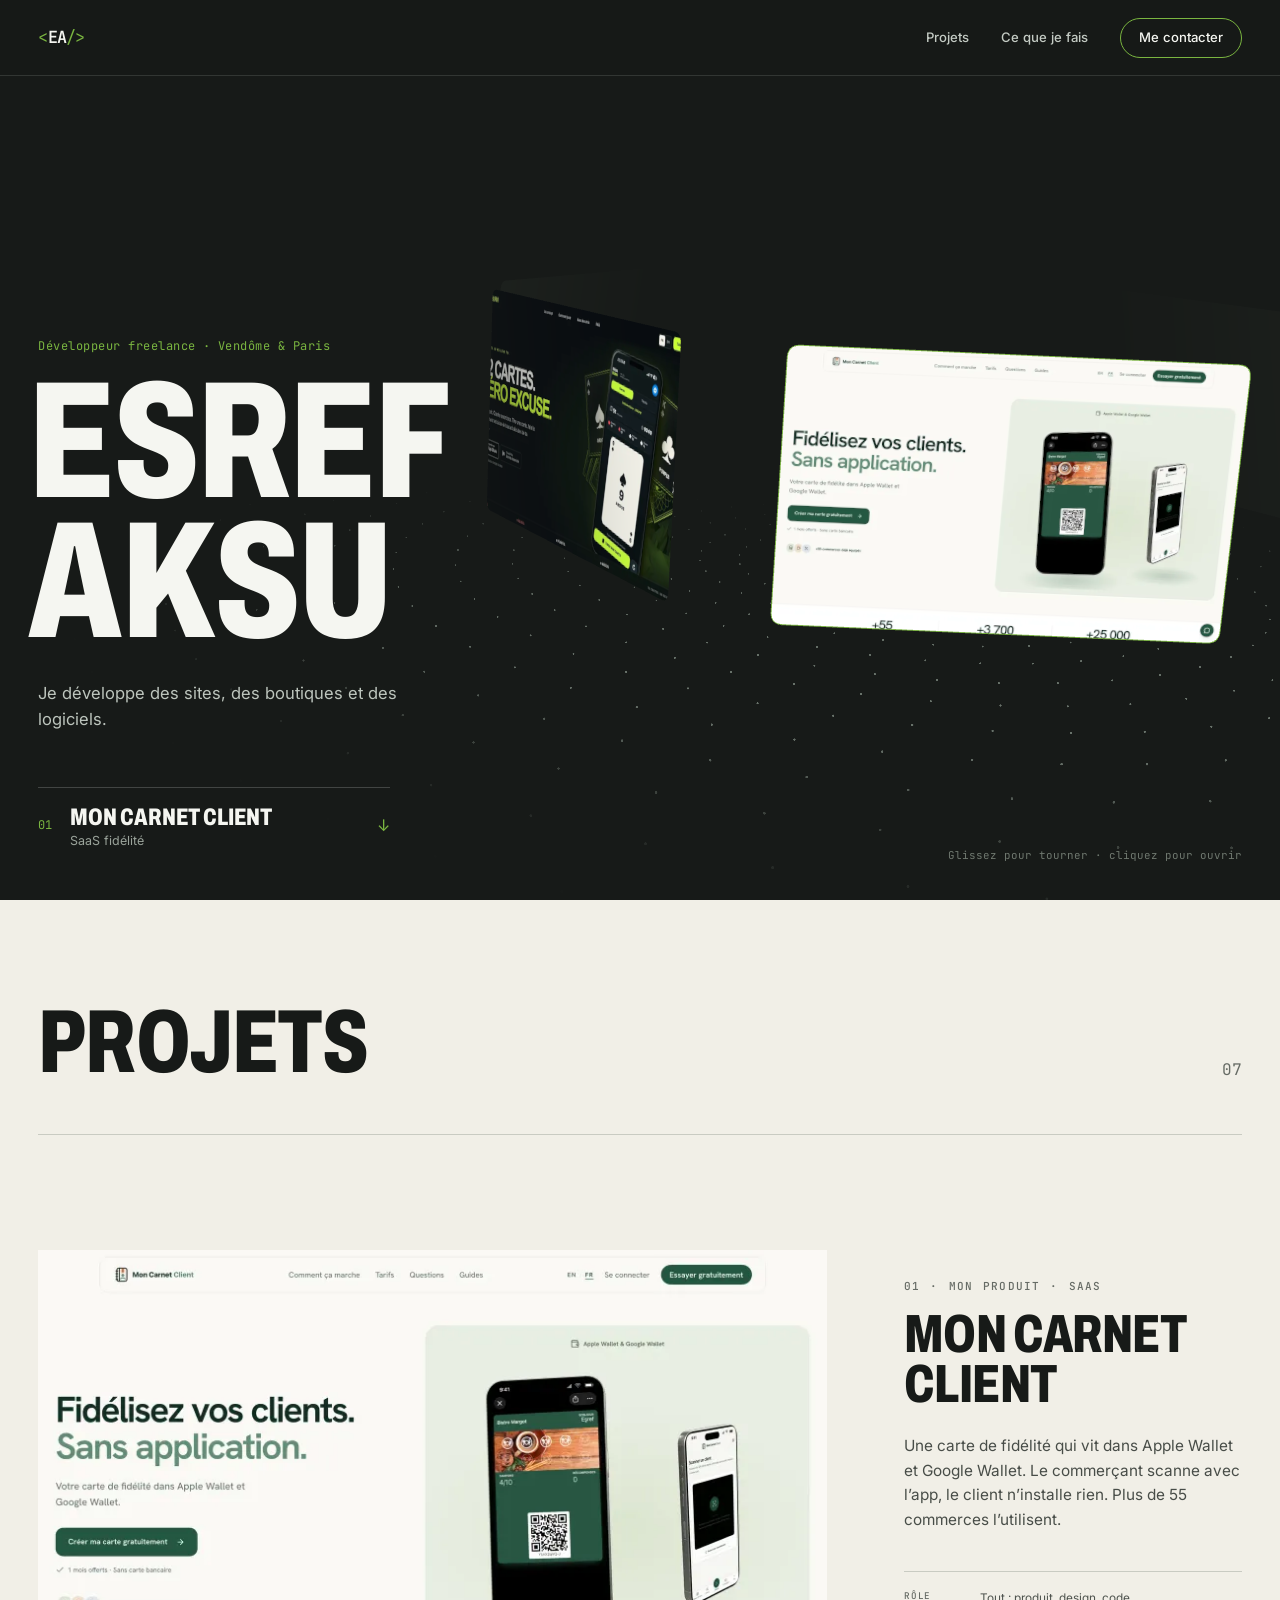
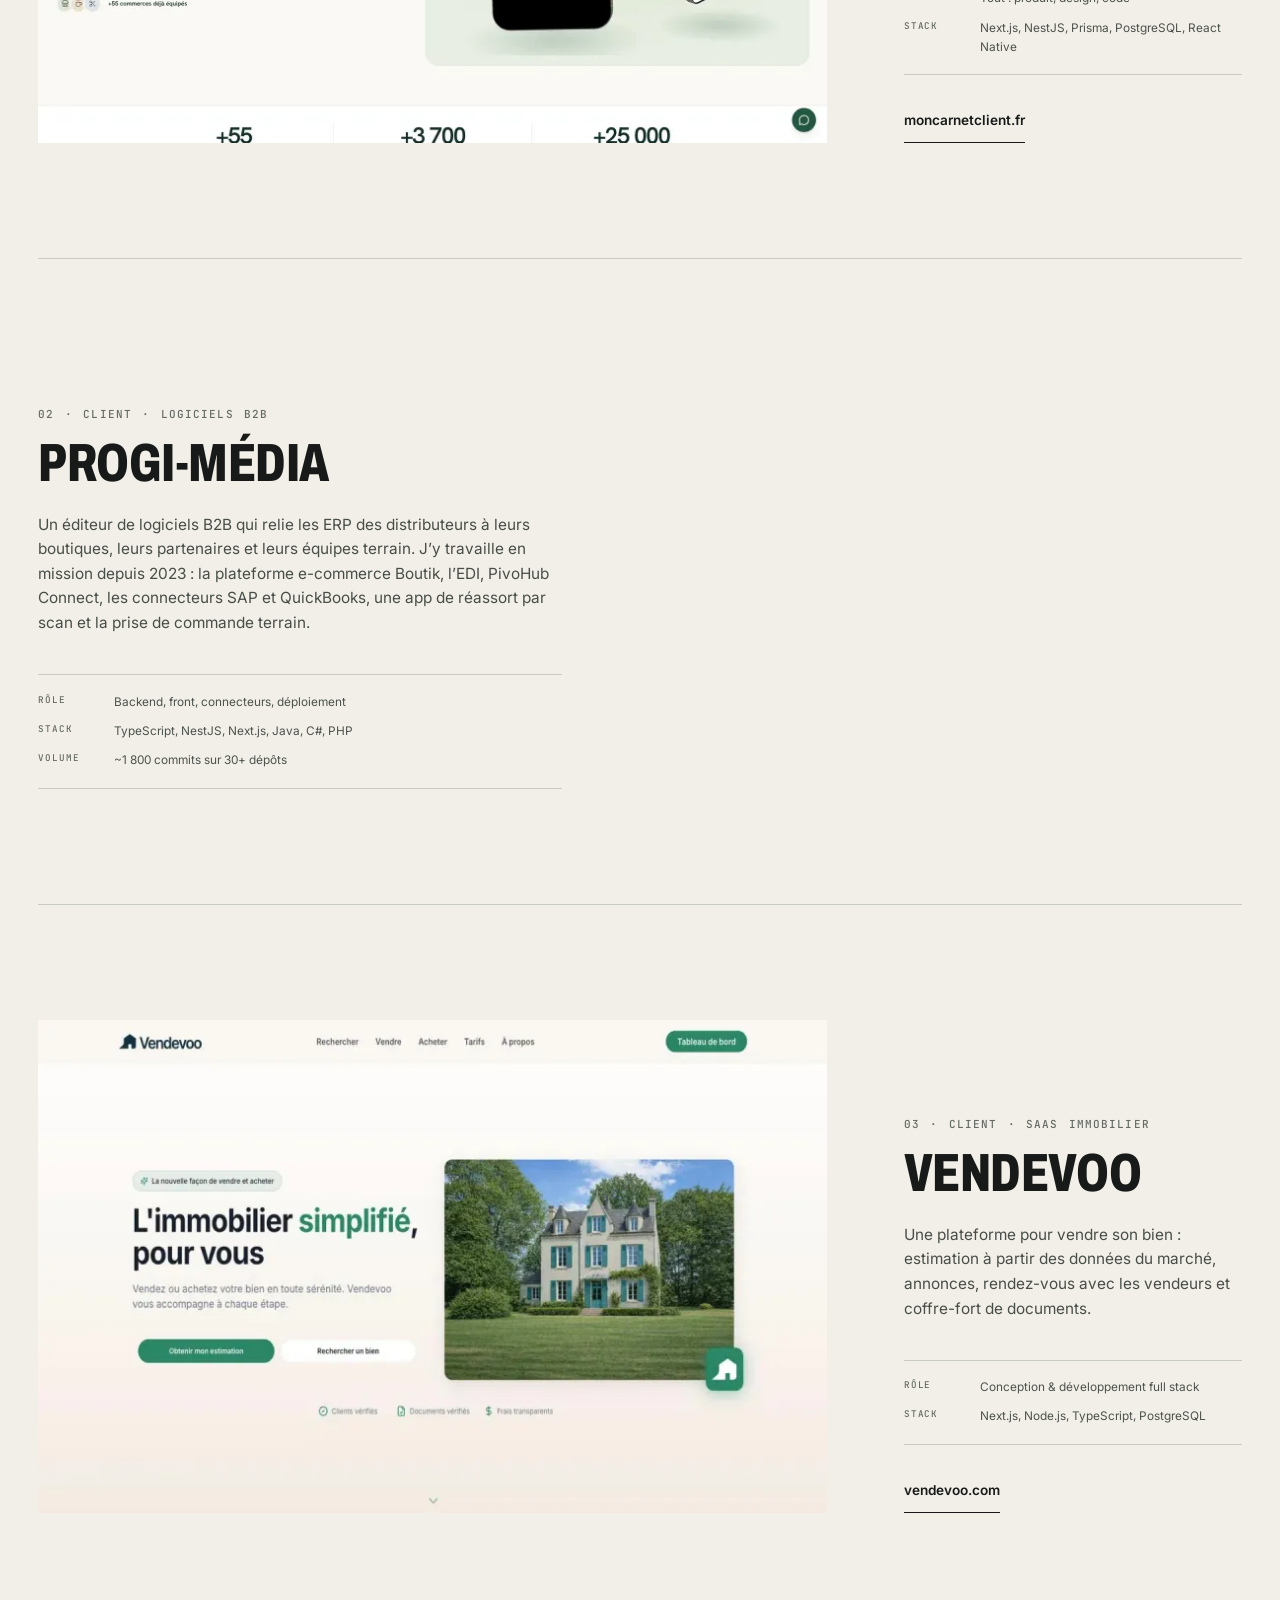
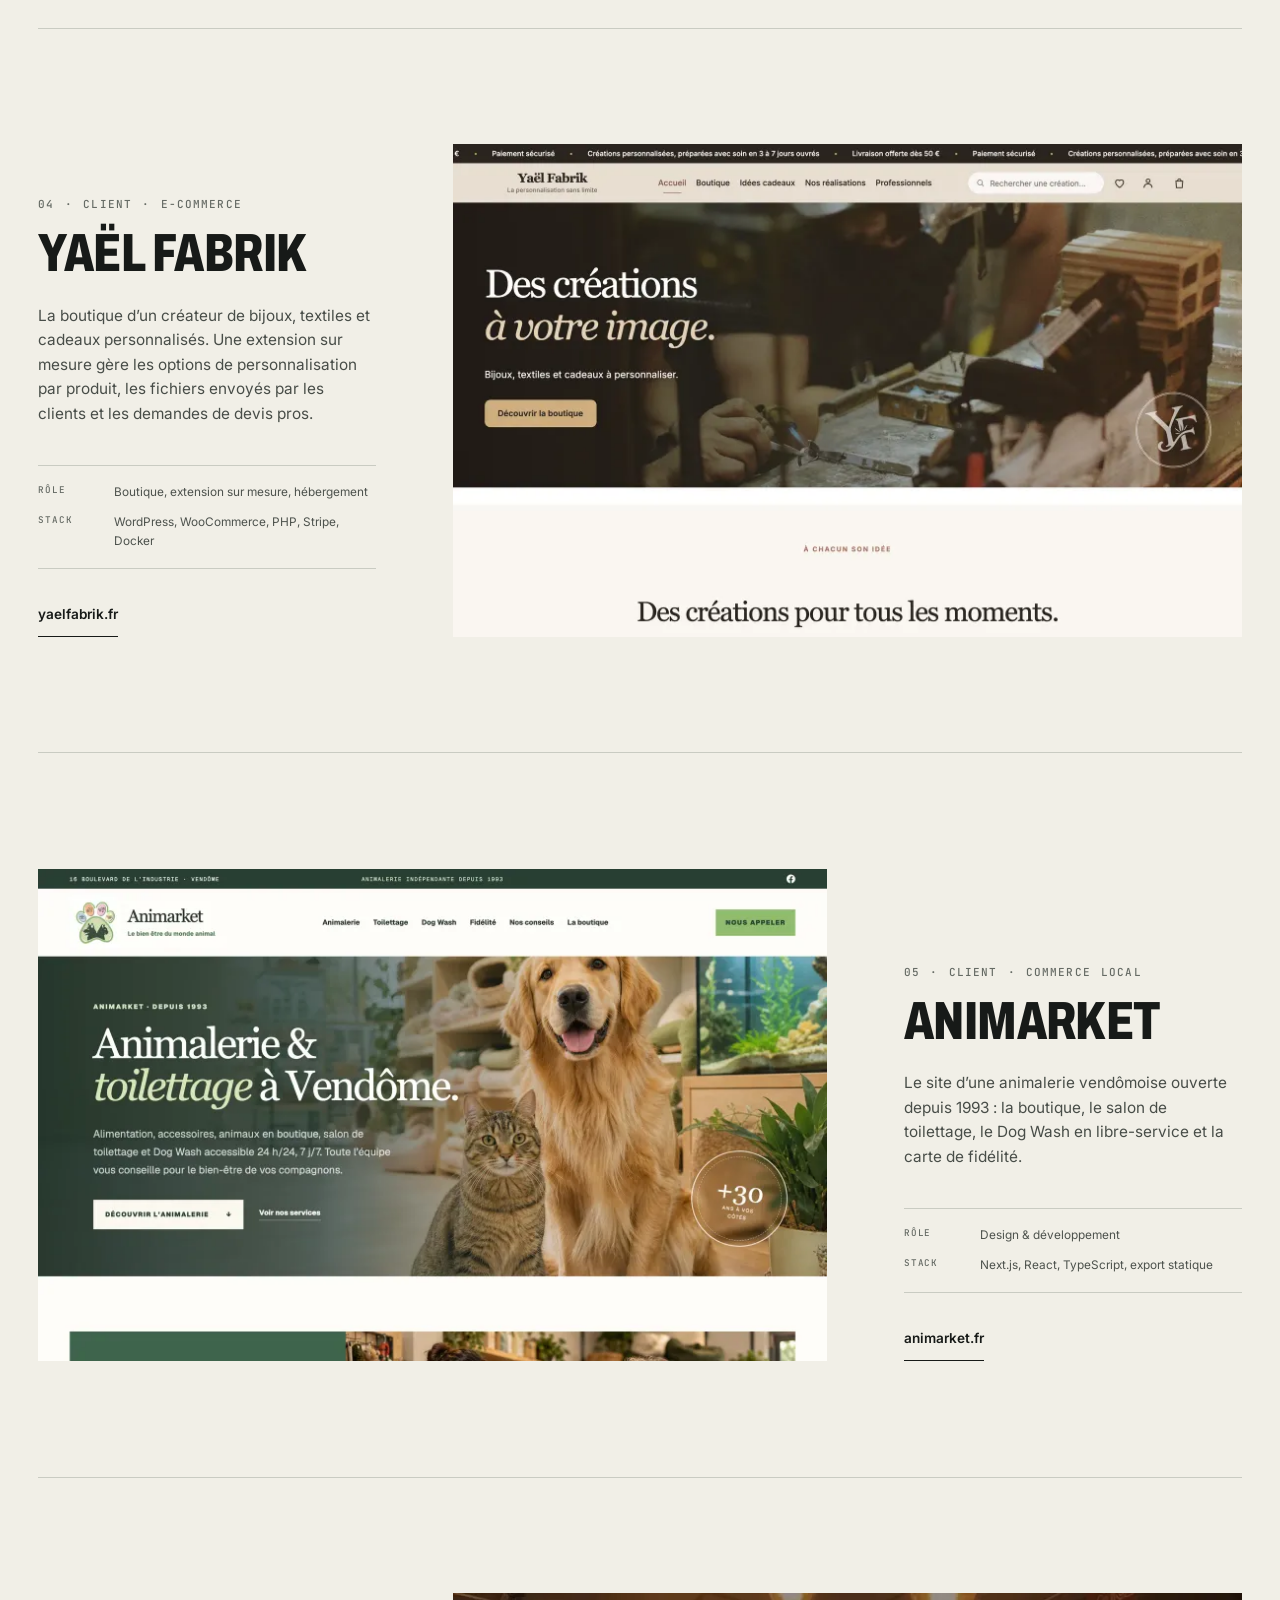
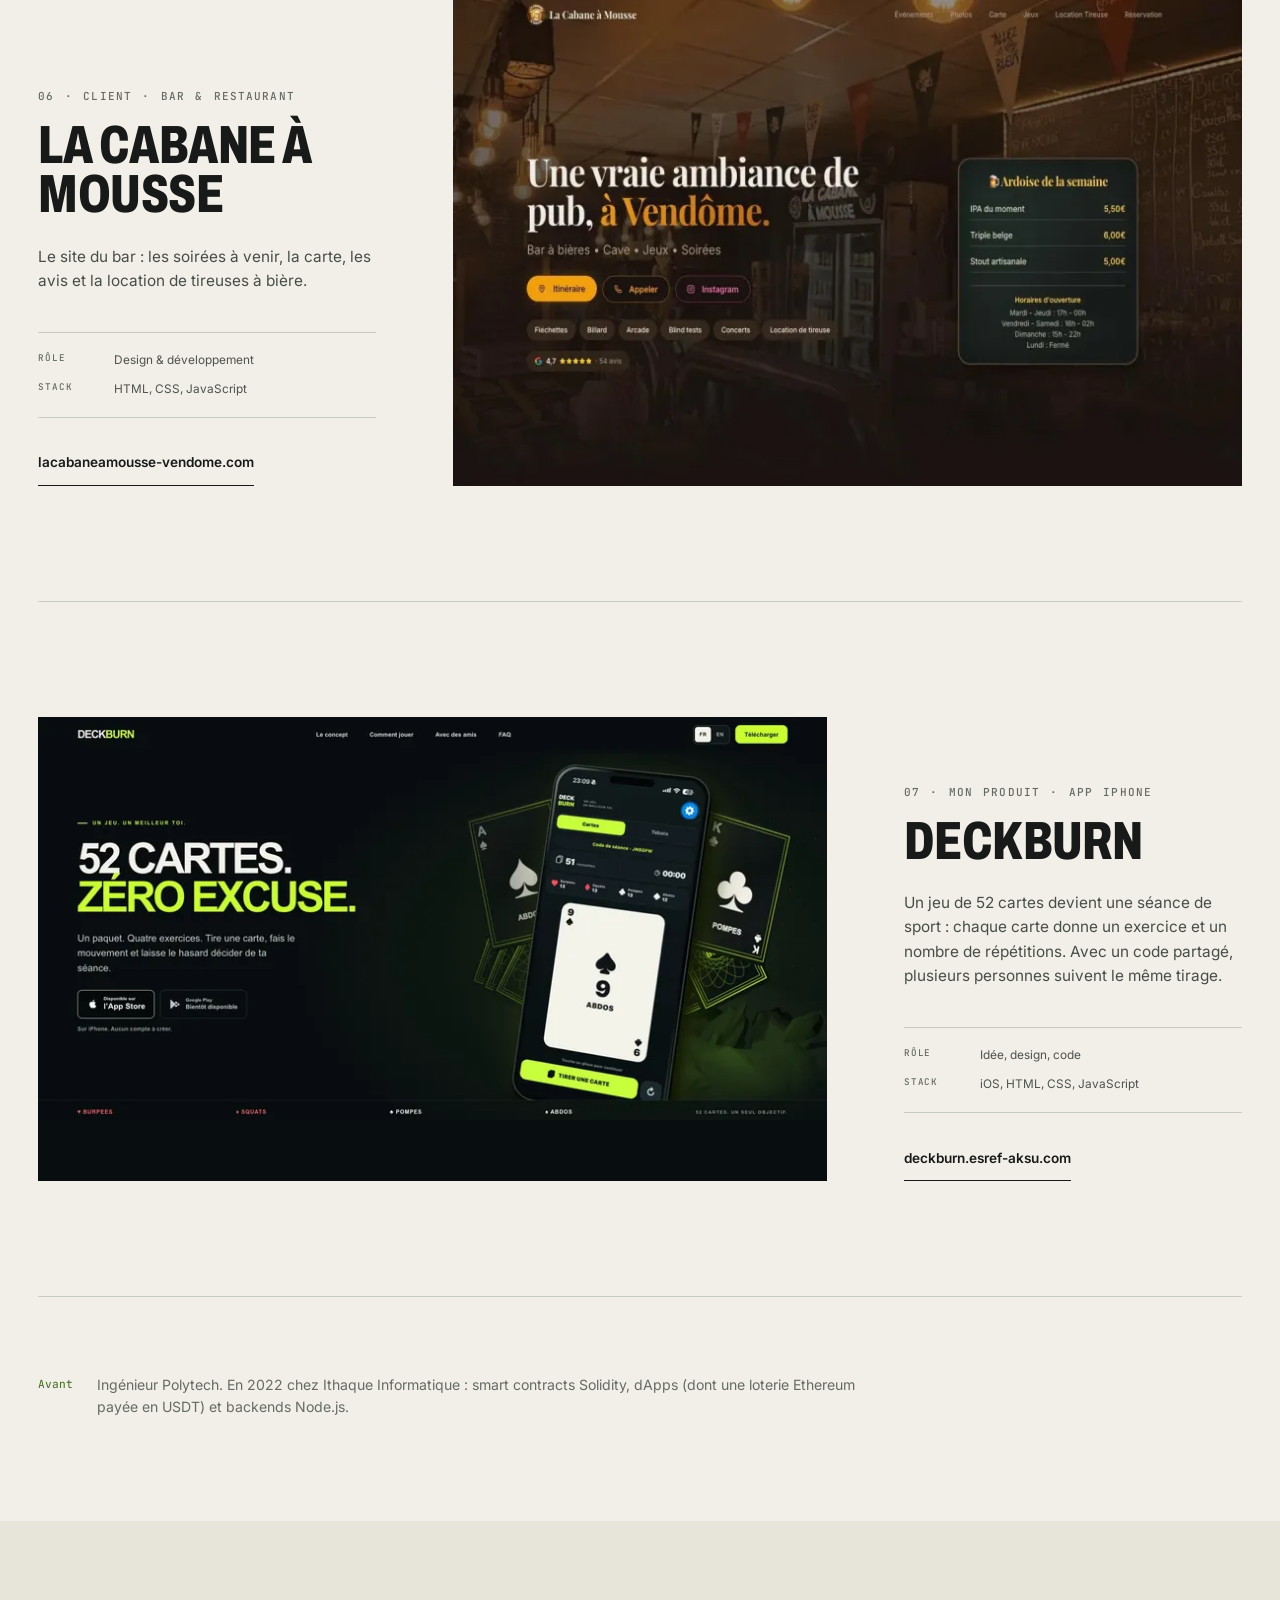
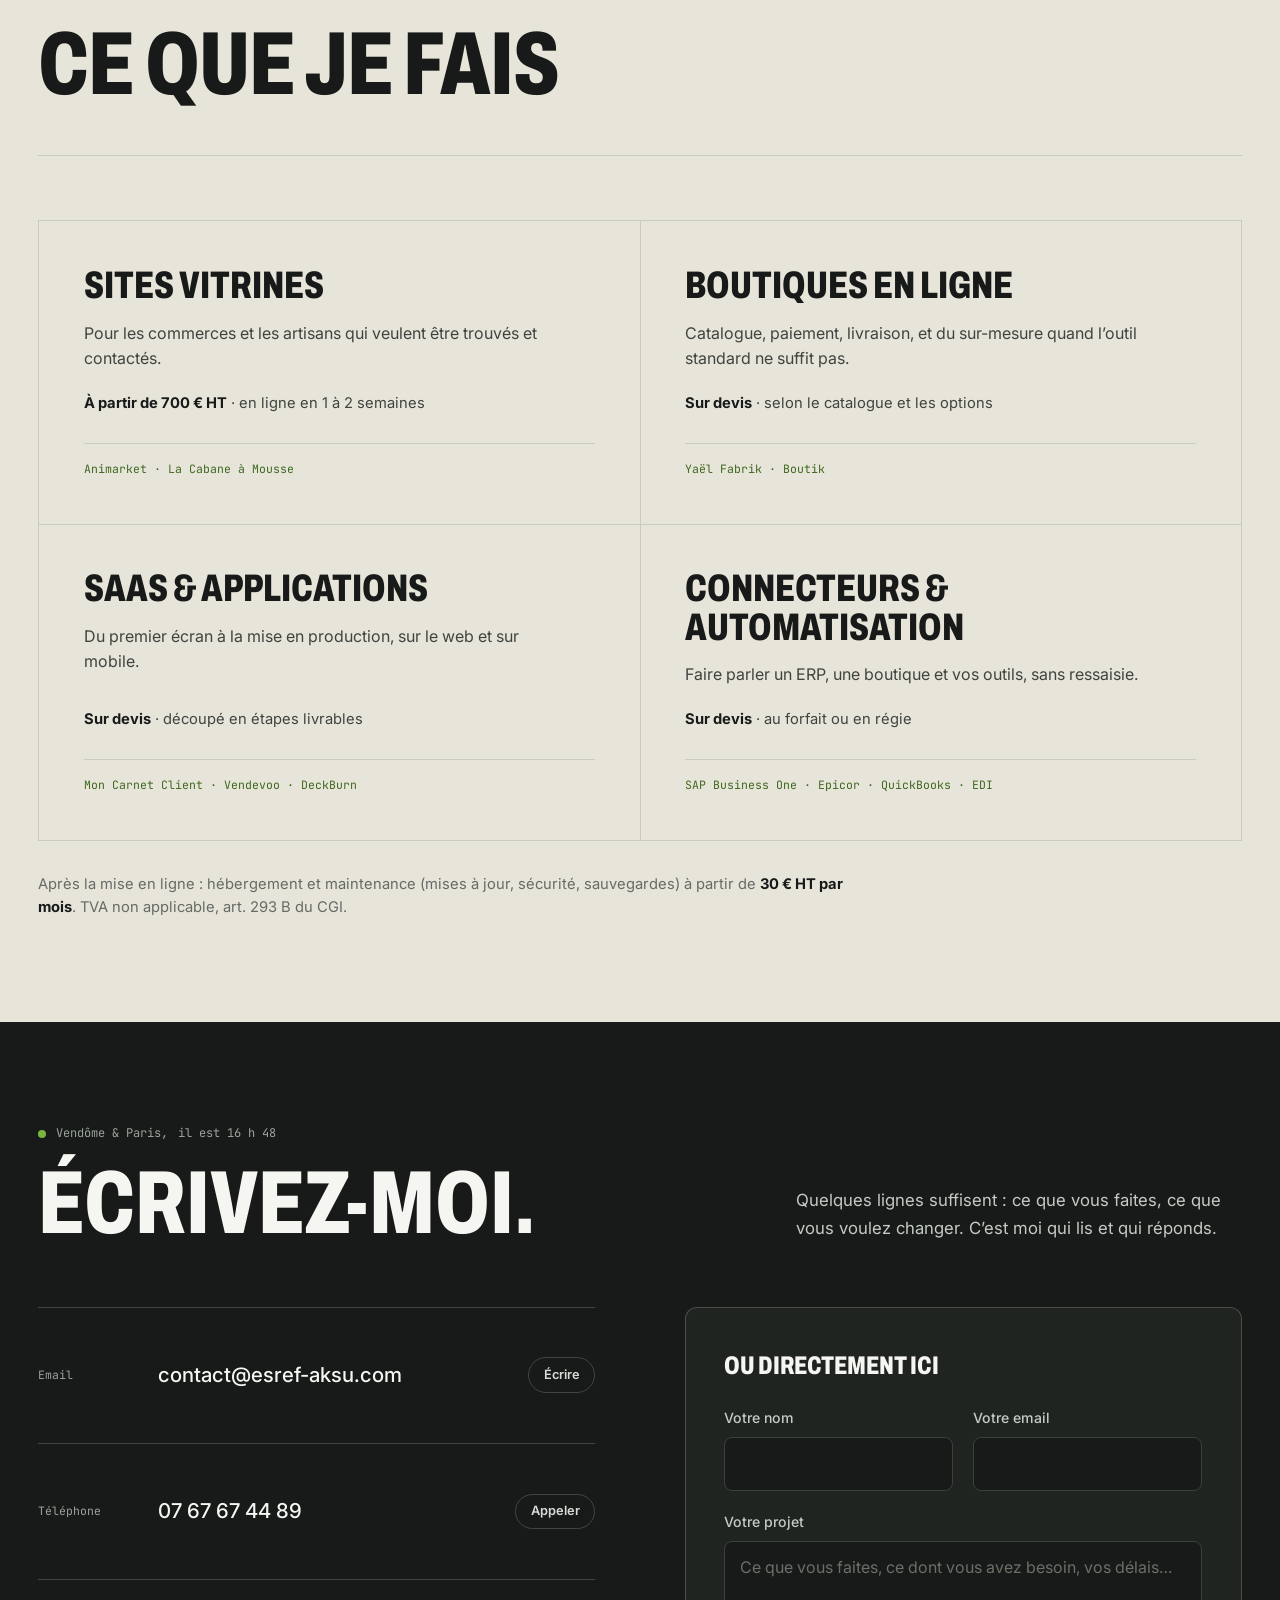
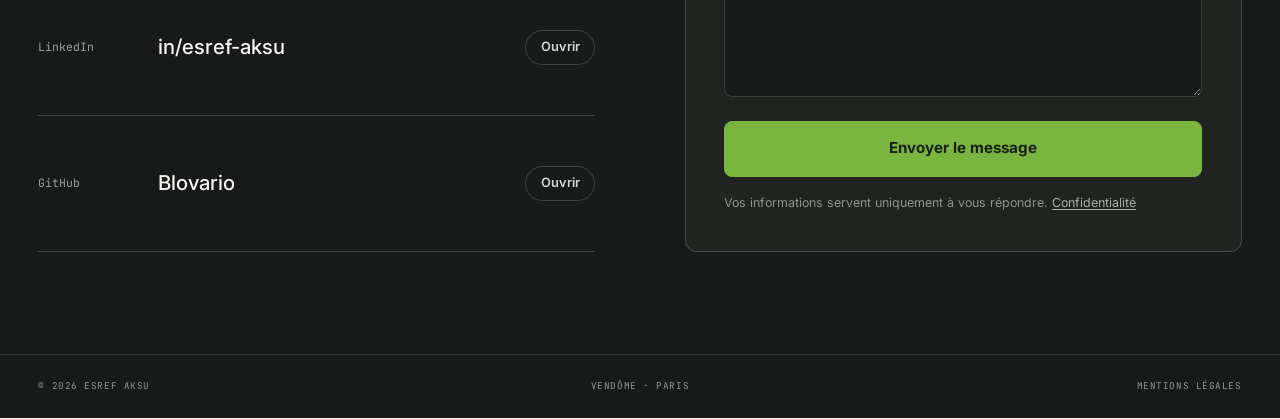
<file: index.html>
<!doctype html>
<html lang="fr">
  <head>
    <meta charset="UTF-8" />
    <meta name="viewport" content="width=device-width, initial-scale=1.0" />
    <title>Esref Aksu — Développeur freelance à Vendôme et Paris</title>
    <meta
      name="description"
      content="Esref Aksu, ingénieur et développeur freelance à Vendôme et Paris. Sites web, boutiques en ligne, SaaS et outils métier : Mon Carnet Client, Vendevoo, Yaël Fabrik, Animarket…"
    />
    <meta property="og:title" content="Esref Aksu — Développeur freelance à Vendôme et Paris" />
    <meta
      property="og:description"
      content="Sites web, boutiques en ligne, SaaS et outils métier."
    />
    <meta property="og:type" content="website" />
    <meta property="og:url" content="https://esref-aksu.com" />
    <meta property="og:locale" content="fr_FR" />
    <meta property="og:site_name" content="Esref Aksu" />
    <meta property="og:image" content="https://esref-aksu.com/assets/og-image.jpg" />
    <meta property="og:image:width" content="1200" />
    <meta property="og:image:height" content="630" />
    <meta property="og:image:type" content="image/jpeg" />
    <meta property="og:image:alt" content="Esref Aksu, développeur freelance à Vendôme et Paris : sites, boutiques et logiciels" />
    <meta name="twitter:card" content="summary_large_image" />
    <meta name="twitter:title" content="Esref Aksu — Développeur freelance à Vendôme et Paris" />
    <meta name="twitter:description" content="Sites web, boutiques en ligne, SaaS et outils métier." />
    <meta name="twitter:image" content="https://esref-aksu.com/assets/og-image.jpg" />
    <link rel="canonical" href="https://esref-aksu.com/" />
    <meta name="theme-color" content="#171a18" />
    <link rel="icon" type="image/svg+xml" href="assets/favicon.svg" />

    <script type="application/ld+json">
      {
        "@context": "https://schema.org",
        "@graph": [
          {
            "@type": "ProfessionalService",
            "@id": "https://esref-aksu.com/#entreprise",
            "name": "Esref Aksu",
            "legalName": "Esref Aksu — Entrepreneur individuel",
            "description": "Ingénieur et développeur full stack freelance : sites web, boutiques en ligne, produits SaaS, applications métier, intégration d'outils et automatisation de processus.",
            "url": "https://esref-aksu.com",
            "logo": "https://esref-aksu.com/assets/favicon.svg",
            "email": "contact@esref-aksu.com",
            "telephone": "+33767674489",
            "founder": { "@id": "https://esref-aksu.com/#esref" },
            "address": {
              "@type": "PostalAddress",
              "streetAddress": "1 rue Marguerin",
              "postalCode": "75014",
              "addressLocality": "Paris",
              "addressCountry": "FR"
            },
            "areaServed": [
              { "@type": "City", "name": "Vendôme" },
              { "@type": "City", "name": "Paris" },
              { "@type": "Country", "name": "France" }
            ],
            "identifier": [
              { "@type": "PropertyValue", "name": "SIRET", "value": "99222803100025" },
              { "@type": "PropertyValue", "name": "SIREN", "value": "992228031" },
              { "@type": "PropertyValue", "name": "APE", "value": "62.01Z" }
            ],
            "knowsAbout": [
              "TypeScript", "JavaScript", "Java", "C#", "Node.js", "Next.js", "NestJS",
              "React Native", "Vue.js", "PostgreSQL", "Docker", "WordPress", "WooCommerce", "Strapi"
            ]
          },
          {
            "@type": "Person",
            "@id": "https://esref-aksu.com/#esref",
            "name": "Esref Aksu",
            "jobTitle": "Ingénieur & Développeur Full Stack Freelance",
            "url": "https://esref-aksu.com",
            "email": "contact@esref-aksu.com",
            "worksFor": { "@id": "https://esref-aksu.com/#entreprise" },
            "sameAs": ["https://github.com/Blovario", "https://linkedin.com/in/esref-aksu"]
          },
          {
            "@type": "WebSite",
            "@id": "https://esref-aksu.com/#site",
            "url": "https://esref-aksu.com",
            "name": "Esref Aksu — Développeur freelance",
            "inLanguage": "fr-FR",
            "publisher": { "@id": "https://esref-aksu.com/#entreprise" }
          }
        ]
      }
    </script>

    <link rel="preconnect" href="https://fonts.googleapis.com" />
    <link rel="preconnect" href="https://fonts.gstatic.com" crossorigin />
    <link
      href="https://fonts.googleapis.com/css2?family=Archivo:wdth,wght@62..100,600..900&amp;family=Inter:wght@400;500;600;700&amp;family=JetBrains+Mono:wght@400;500;600&amp;display=swap"
      rel="stylesheet"
    />
    <link rel="stylesheet" href="styles.css" />
    <!-- Three.js 0.170.0, hébergé avec le site (vendor/) : pas de connexion à un serveur externe -->
    <script type="importmap">
      { "imports": { "three": "./vendor/three.module.min.js", "three/addons/": "./vendor/addons/" } }
    </script>
    <link rel="modulepreload" href="hero-geometry.js" />
    <link rel="modulepreload" href="hero-poster.js" />
    <!-- la 3D : téléchargée dès le début, en priorité, au lieu d'attendre que hero.js la demande -->
    <link rel="modulepreload" href="hero.js" />
    <link rel="modulepreload" href="dot.js" />
    <link rel="modulepreload" href="vendor/three.module.min.js" fetchpriority="high" />
    <script defer src="https://cloud.umami.is/script.js" data-website-id="cc9a91f1-5fa1-43cc-85fe-d30d33c464ad"></script>
  </head>
  <body class="portfolio-page">
    <a class="skip-link" href="#main-content">Aller au contenu</a>

    <header class="site-header">
      <nav class="site-nav shell" aria-label="Navigation principale">
        <a class="brand" href="#accueil" aria-label="Esref Aksu — Accueil">
          <span aria-hidden="true">&lt;</span>EA<span aria-hidden="true">/&gt;</span>
        </a>
        <div class="header-count" aria-hidden="true">
          <span class="header-roll"><span></span><span></span></span><span>/</span><span class="header-total"></span>
        </div>
        <button
          class="menu-toggle"
          type="button"
          aria-expanded="false"
          aria-controls="primary-navigation"
          aria-label="Ouvrir le menu"
        >
          <span></span>
          <span></span>
        </button>
        <ul class="nav-list" id="primary-navigation">
          <li><a class="nav-link" href="#projets">Projets</a></li>
          <li><a class="nav-link" href="#expertise">Ce que je fais</a></li>
          <li><a class="nav-link nav-contact" href="#contact">Me contacter</a></li>
        </ul>
      </nav>
    </header>

    <main id="main-content" tabindex="-1">
      <section class="hero dark-section" id="accueil" aria-labelledby="hero-title" tabindex="-1">
        <canvas id="hero-scene" aria-hidden="true"></canvas>

        <div class="hero-poster" aria-hidden="true"></div>

        <div class="shell hero-inner">
          <p class="hero-tag">Développeur freelance · Vendôme &amp; Paris</p>
          <h1 id="hero-title">Esref<br />Aksu</h1>
          <p class="hero-line">Je développe des sites, des boutiques et des logiciels.</p>
        </div>

        <div class="shell hero-bar">
          <a class="hero-current" id="hero-current" href="#projet-mon-carnet-client">
            <span class="hero-current-n" data-n>01</span>
            <span class="hero-current-text">
              <strong data-name>Mon Carnet Client</strong>
              <small data-kind>SaaS fidélité</small>
            </span>
            <span class="hero-current-arrow" aria-hidden="true">↓</span>
          </a>
          <p class="hero-hint" aria-hidden="true">Glissez pour tourner&nbsp;·&nbsp;cliquez pour ouvrir</p>
        </div>
      </section>

      <section class="work section" id="projets" aria-labelledby="work-title">
        <div class="shell">
          <header class="section-heading section-heading--count" data-reveal>
            <h2 id="work-title">Projets</h2>
            <p class="section-count" aria-hidden="true">07</p>
          </header>

          <div class="project-list">
            <article class="project project--right" id="projet-mon-carnet-client" data-project="Mon Carnet Client" data-kind="SaaS fidélité" data-reveal>
              <a data-umami-event="Visite projet" data-umami-event-site="moncarnetclient.fr" class="project-media" href="https://moncarnetclient.fr" target="_blank" rel="noopener noreferrer" aria-label="Voir le site Mon Carnet Client">
                <img src="assets/projets/mon-carnet-client.webp" srcset="assets/projets/mon-carnet-client-800.webp 800w, assets/projets/mon-carnet-client.webp 1600w" sizes="(max-width: 800px) 100vw, 60vw" width="1600" height="1000" loading="eager" decoding="async" alt="Page d’accueil de Mon Carnet Client : une carte de fidélité dans Apple Wallet et l’application de scan" />
              </a>
              <div class="project-copy">
                <div>
                  <p class="project-kicker">01 · Mon produit · SaaS</p>
                  <h3>Mon Carnet Client</h3>
                  <p class="project-description">
                    Une carte de fidélité qui vit dans Apple Wallet et Google Wallet.
                    Le commerçant scanne avec l’app, le client n’installe rien.
                    Plus de 55 commerces l’utilisent.
                  </p>
                </div>
                <div class="project-meta">
                  <p><span>Rôle</span> Tout&nbsp;: produit, design, code</p>
                  <p><span>Stack</span> Next.js, NestJS, Prisma, PostgreSQL, React Native</p>
                </div>
                <a data-umami-event="Visite projet" data-umami-event-site="moncarnetclient.fr" class="text-link" href="https://moncarnetclient.fr" target="_blank" rel="noopener noreferrer">moncarnetclient.fr</a>
              </div>
            </article>

            <article class="project project--left project--diagram" id="progi-media" data-reveal>
              <div class="project-media project-media--diagram" data-progi-scene>
                <svg class="diagram diagram--wide" viewBox="0 0 1000 625" role="img" aria-label="Schéma : les ERP SAP Business One, Epicor Kinetic, QuickBooks Online et PostgreSQL reliés par les connecteurs aux boutiques B2B, à l’EDI SPS Commerce, à la commande terrain et à PivoHub"><text class="col" x="160" y="84">ERP &amp; données</text><text class="col" x="500" y="84">Connecteurs</text><text class="col" x="840" y="84">Usages</text><g class="links"><path d="M280 150.0 C340 150.0 330 312 380 312"/><path d="M620 312 C670 312 660 150.0 720 150.0"/><path d="M280 250.0 C340 250.0 330 312 380 312"/><path d="M620 312 C670 312 660 250.0 720 250.0"/><path d="M280 350.0 C340 350.0 330 312 380 312"/><path d="M620 312 C670 312 660 350.0 720 350.0"/><path d="M280 450.0 C340 450.0 330 312 380 312"/><path d="M620 312 C670 312 660 450.0 720 450.0"/></g><g class="flow"><path d="M280 150.0 C340 150.0 330 312 380 312"/><path d="M620 312 C670 312 660 150.0 720 150.0"/><path d="M280 250.0 C340 250.0 330 312 380 312"/><path d="M620 312 C670 312 660 250.0 720 250.0"/><path d="M280 350.0 C340 350.0 330 312 380 312"/><path d="M620 312 C670 312 660 350.0 720 350.0"/><path d="M280 450.0 C340 450.0 330 312 380 312"/><path d="M620 312 C670 312 660 450.0 720 450.0"/></g><g class="node"><rect x="40" y="118" width="240" height="64" rx="10"/><text x="160.0" y="150.0">SAP Business One</text></g><g class="node"><rect x="720" y="118" width="240" height="64" rx="10"/><text x="840.0" y="150.0">Boutiques B2B</text></g><g class="node"><rect x="40" y="218" width="240" height="64" rx="10"/><text x="160.0" y="250.0">Epicor Kinetic</text></g><g class="node"><rect x="720" y="218" width="240" height="64" rx="10"/><text x="840.0" y="250.0">Réseau EDI</text></g><g class="node"><rect x="40" y="318" width="240" height="64" rx="10"/><text x="160.0" y="350.0">QuickBooks Online</text></g><g class="node"><rect x="720" y="318" width="240" height="64" rx="10"/><text x="840.0" y="350.0">Commande terrain</text></g><g class="node"><rect x="40" y="418" width="240" height="64" rx="10"/><text x="160.0" y="450.0">PostgreSQL</text></g><g class="node"><rect x="720" y="418" width="240" height="64" rx="10"/><text x="840.0" y="450.0">PivoHub</text></g><g class="hub"><rect x="380" y="232" width="240" height="160" rx="14"/><text x="500" y="298">Synchronisation</text><text class="sub" x="500" y="334">Node.js · C# · Java</text></g><text class="foot" x="40" y="560">Stocks · prix · commandes · factures · avis d’expédition</text></svg>
                <svg class="diagram diagram--tall" viewBox="0 0 600 720" role="img" aria-label="Schéma des flux entre ERP, connecteurs et usages"><text class="col" x="300" y="62">ERP &amp; données</text><text class="col" x="300" y="500">Usages</text><g class="links"><path d="M157.5 122.0 L300 380"/><path d="M442.5 122.0 L300 380"/><path d="M157.5 204.0 L300 380"/><path d="M442.5 204.0 L300 380"/><path d="M157.5 552.0 L300 380"/><path d="M442.5 552.0 L300 380"/><path d="M157.5 634.0 L300 380"/><path d="M442.5 634.0 L300 380"/></g><g class="flow"><path d="M157.5 122.0 L300 380"/><path d="M442.5 122.0 L300 380"/><path d="M157.5 204.0 L300 380"/><path d="M442.5 204.0 L300 380"/><path d="M157.5 552.0 L300 380"/><path d="M442.5 552.0 L300 380"/><path d="M157.5 634.0 L300 380"/><path d="M442.5 634.0 L300 380"/></g><g class="node"><rect x="30" y="90" width="255" height="64" rx="10"/><text x="157.5" y="122.0">SAP Business One</text></g><g class="node"><rect x="315" y="90" width="255" height="64" rx="10"/><text x="442.5" y="122.0">Epicor Kinetic</text></g><g class="node"><rect x="30" y="172" width="255" height="64" rx="10"/><text x="157.5" y="204.0">QuickBooks Online</text></g><g class="node"><rect x="315" y="172" width="255" height="64" rx="10"/><text x="442.5" y="204.0">PostgreSQL</text></g><g class="node"><rect x="30" y="520" width="255" height="64" rx="10"/><text x="157.5" y="552.0">Boutiques B2B</text></g><g class="node"><rect x="315" y="520" width="255" height="64" rx="10"/><text x="442.5" y="552.0">Réseau EDI</text></g><g class="node"><rect x="30" y="602" width="255" height="64" rx="10"/><text x="157.5" y="634.0">Commande terrain</text></g><g class="node"><rect x="315" y="602" width="255" height="64" rx="10"/><text x="442.5" y="634.0">PivoHub</text></g><g class="hub"><rect x="150" y="318" width="300" height="124" rx="14"/><text x="300" y="368">Synchronisation</text><text class="sub" x="300" y="402">Node.js · C# · Java</text></g></svg>
              </div>
              <div class="project-copy">
                <div>
                  <p class="project-kicker">02 · Client · Logiciels B2B</p>
                  <h3>Progi-Média</h3>
                  <p class="project-description">
                    Un éditeur de logiciels B2B qui relie les ERP des distributeurs à leurs boutiques,
                    leurs partenaires et leurs équipes terrain. J’y travaille en mission depuis 2023&nbsp;:
                    la plateforme e-commerce Boutik, l’EDI, PivoHub Connect, les connecteurs SAP
                    et QuickBooks, une app de réassort par scan et la prise de commande terrain.
                  </p>
                </div>
                <div class="project-meta">
                  <p><span>Rôle</span> Backend, front, connecteurs, déploiement</p>
                  <p><span>Stack</span> TypeScript, NestJS, Next.js, Java, C#, PHP</p>
                  <p><span>Volume</span> ~1&nbsp;800 commits sur 30+ dépôts</p>
                </div>
              </div>
            </article>

            <article class="project project--right" id="projet-vendevoo" data-project="Vendevoo" data-kind="SaaS immobilier" data-reveal>
              <a data-umami-event="Visite projet" data-umami-event-site="vendevoo.com" class="project-media" href="https://vendevoo.com" target="_blank" rel="noopener noreferrer" aria-label="Voir le site Vendevoo">
                <img src="assets/projets/vendevoo.webp" srcset="assets/projets/vendevoo-800.webp 800w, assets/projets/vendevoo.webp 1200w" sizes="(max-width: 800px) 100vw, 60vw" width="1200" height="750" loading="lazy" decoding="async" alt="Interface de la plateforme immobilière Vendevoo" />
              </a>
              <div class="project-copy">
                <div>
                  <p class="project-kicker">03 · Client · SaaS immobilier</p>
                  <h3>Vendevoo</h3>
                  <p class="project-description">
                    Une plateforme pour vendre son bien&nbsp;: estimation à partir des données du marché,
                    annonces, rendez-vous avec les vendeurs et coffre-fort de documents.
                  </p>
                </div>
                <div class="project-meta">
                  <p><span>Rôle</span> Conception &amp; développement full stack</p>
                  <p><span>Stack</span> Next.js, Node.js, TypeScript, PostgreSQL</p>
                </div>
                <a data-umami-event="Visite projet" data-umami-event-site="vendevoo.com" class="text-link" href="https://vendevoo.com" target="_blank" rel="noopener noreferrer">vendevoo.com</a>
              </div>
            </article>

            <article class="project project--left" id="projet-yael-fabrik" data-project="Yaël Fabrik" data-kind="Boutique en ligne" data-reveal>
              <a data-umami-event="Visite projet" data-umami-event-site="yaelfabrik.fr" class="project-media" href="https://yaelfabrik.fr" target="_blank" rel="noopener noreferrer" aria-label="Voir le site Yaël Fabrik">
                <img src="assets/projets/yael-fabrik.webp" srcset="assets/projets/yael-fabrik-800.webp 800w, assets/projets/yael-fabrik.webp 1600w" sizes="(max-width: 800px) 100vw, 60vw" width="1600" height="1000" loading="lazy" decoding="async" alt="Page d’accueil de la boutique Yaël Fabrik : des créations à votre image" />
              </a>
              <div class="project-copy">
                <div>
                  <p class="project-kicker">04 · Client · E-commerce</p>
                  <h3>Yaël Fabrik</h3>
                  <p class="project-description">
                    La boutique d’un créateur de bijoux, textiles et cadeaux personnalisés.
                    Une extension sur mesure gère les options de personnalisation par produit,
                    les fichiers envoyés par les clients et les demandes de devis pros.
                  </p>
                </div>
                <div class="project-meta">
                  <p><span>Rôle</span> Boutique, extension sur mesure, hébergement</p>
                  <p><span>Stack</span> WordPress, WooCommerce, PHP, Stripe, Docker</p>
                </div>
                <a data-umami-event="Visite projet" data-umami-event-site="yaelfabrik.fr" class="text-link" href="https://yaelfabrik.fr" target="_blank" rel="noopener noreferrer">yaelfabrik.fr</a>
              </div>
            </article>

            <article class="project project--right" id="projet-animarket" data-project="Animarket" data-kind="Animalerie à Vendôme" data-reveal>
              <a data-umami-event="Visite projet" data-umami-event-site="animarket.fr" class="project-media" href="https://animarket.fr" target="_blank" rel="noopener noreferrer" aria-label="Voir le site Animarket">
                <img src="assets/projets/animarket.webp" srcset="assets/projets/animarket-800.webp 800w, assets/projets/animarket.webp 1600w" sizes="(max-width: 800px) 100vw, 60vw" width="1600" height="1000" loading="lazy" decoding="async" alt="Page d’accueil d’Animarket : animalerie et toilettage à Vendôme" />
              </a>
              <div class="project-copy">
                <div>
                  <p class="project-kicker">05 · Client · Commerce local</p>
                  <h3>Animarket</h3>
                  <p class="project-description">
                    Le site d’une animalerie vendômoise ouverte depuis 1993&nbsp;: la boutique,
                    le salon de toilettage, le Dog Wash en libre-service et la carte de fidélité.
                  </p>
                </div>
                <div class="project-meta">
                  <p><span>Rôle</span> Design &amp; développement</p>
                  <p><span>Stack</span> Next.js, React, TypeScript, export statique</p>
                </div>
                <a data-umami-event="Visite projet" data-umami-event-site="animarket.fr" class="text-link" href="https://animarket.fr" target="_blank" rel="noopener noreferrer">animarket.fr</a>
              </div>
            </article>

            <article class="project project--left" id="projet-la-cabane-a-mousse" data-project="La Cabane à Mousse" data-kind="Bar à Vendôme" data-reveal>
              <a data-umami-event="Visite projet" data-umami-event-site="lacabaneamousse-vendome.com" class="project-media" href="https://lacabaneamousse-vendome.com/" target="_blank" rel="noopener noreferrer" aria-label="Voir le site La Cabane à Mousse">
                <img src="assets/projets/la-cabane-a-mousse.webp" srcset="assets/projets/la-cabane-a-mousse-800.webp 800w, assets/projets/la-cabane-a-mousse.webp 1200w" sizes="(max-width: 800px) 100vw, 60vw" width="1200" height="750" loading="lazy" decoding="async" alt="Page d’accueil du site La Cabane à Mousse" />
              </a>
              <div class="project-copy">
                <div>
                  <p class="project-kicker">06 · Client · Bar &amp; restaurant</p>
                  <h3>La Cabane à Mousse</h3>
                  <p class="project-description">
                    Le site du bar&nbsp;: les soirées à venir, la carte, les avis
                    et la location de tireuses à bière.
                  </p>
                </div>
                <div class="project-meta">
                  <p><span>Rôle</span> Design &amp; développement</p>
                  <p><span>Stack</span> HTML, CSS, JavaScript</p>
                </div>
                <a data-umami-event="Visite projet" data-umami-event-site="lacabaneamousse-vendome.com" class="text-link" href="https://lacabaneamousse-vendome.com/" target="_blank" rel="noopener noreferrer">lacabaneamousse-vendome.com</a>
              </div>
            </article>

            <article class="project project--right" id="projet-deckburn" data-project="DeckBurn" data-kind="App iPhone" data-reveal>
              <a data-umami-event="Visite projet" data-umami-event-site="deckburn.esref-aksu.com" class="project-media project-media--deckburn" href="https://deckburn.esref-aksu.com/" target="_blank" rel="noopener noreferrer" aria-label="Voir le site DeckBurn">
                <img src="assets/projets/deckburn.webp" srcset="assets/projets/deckburn-800.webp 800w, assets/projets/deckburn.webp 1720w" sizes="(max-width: 800px) 100vw, 60vw" width="1720" height="880" loading="lazy" decoding="async" alt="Page d’accueil de DeckBurn avec le slogan 52 cartes, zéro excuse et l’application sur iPhone" />
              </a>
              <div class="project-copy">
                <div>
                  <p class="project-kicker">07 · Mon produit · App iPhone</p>
                  <h3>DeckBurn</h3>
                  <p class="project-description">
                    Un jeu de 52 cartes devient une séance de sport&nbsp;: chaque carte donne
                    un exercice et un nombre de répétitions. Avec un code partagé,
                    plusieurs personnes suivent le même tirage.
                  </p>
                </div>
                <div class="project-meta">
                  <p><span>Rôle</span> Idée, design, code</p>
                  <p><span>Stack</span> iOS, HTML, CSS, JavaScript</p>
                </div>
                <a data-umami-event="Visite projet" data-umami-event-site="deckburn.esref-aksu.com" class="text-link" href="https://deckburn.esref-aksu.com/" target="_blank" rel="noopener noreferrer">deckburn.esref-aksu.com</a>
              </div>
            </article>
          </div>

          <p class="work-before" data-reveal>
            <span>Avant</span>
            Ingénieur Polytech. En 2022 chez Ithaque Informatique&nbsp;: smart contracts Solidity,
            dApps (dont une loterie Ethereum payée en USDT) et backends Node.js.
          </p>
        </div>
      </section>

      <section class="expertise section" id="expertise" aria-labelledby="expertise-title">
        <div class="shell">
          <header class="section-heading" data-reveal>
            <h2 id="expertise-title">Ce que je fais</h2>
          </header>
          <ul class="service-grid">
            <li data-reveal>
              <h3>Sites vitrines</h3>
              <p>Pour les commerces et les artisans qui veulent être trouvés et contactés.</p>
              <p class="service-price"><strong>À partir de 700&nbsp;€&nbsp;HT</strong> · en ligne en 1 à 2 semaines</p>
              <small>Animarket · La Cabane à Mousse</small>
            </li>
            <li data-reveal>
              <h3>Boutiques en ligne</h3>
              <p>Catalogue, paiement, livraison, et du sur-mesure quand l’outil standard ne suffit pas.</p>
              <p class="service-price"><strong>Sur devis</strong> · selon le catalogue et les options</p>
              <small>Yaël Fabrik · Boutik</small>
            </li>
            <li data-reveal>
              <h3>SaaS &amp; applications</h3>
              <p>Du premier écran à la mise en production, sur le web et sur mobile.</p>
              <p class="service-price"><strong>Sur devis</strong> · découpé en étapes livrables</p>
              <small>Mon Carnet Client · Vendevoo · DeckBurn</small>
            </li>
            <li data-reveal>
              <h3>Connecteurs &amp; automatisation</h3>
              <p>Faire parler un ERP, une boutique et vos outils, sans ressaisie.</p>
              <p class="service-price"><strong>Sur devis</strong> · au forfait ou en régie</p>
              <small>SAP Business One · Epicor · QuickBooks · EDI</small>
            </li>
          </ul>
          <p class="service-note" data-reveal>
            Après la mise en ligne&nbsp;: hébergement et maintenance (mises à jour, sécurité, sauvegardes)
            à partir de <strong>30&nbsp;€&nbsp;HT par mois</strong>. TVA non applicable, art.&nbsp;293&nbsp;B du CGI.
          </p>
        </div>
      </section>

      <section class="contact dark-section" id="contact" aria-labelledby="contact-title">
        <div class="shell contact-layout">
          <header class="contact-head" data-reveal>
            <div>
              <p class="contact-clock">
              <span class="contact-dot" aria-hidden="true"></span>
              Vendôme &amp; Paris, <time id="local-time">ici</time>
              </p>
              <h2 id="contact-title">Écrivez-moi.</h2>
            </div>
            <p class="contact-intro">
              Quelques lignes suffisent&nbsp;: ce que vous faites, ce que vous voulez changer.
              C’est moi qui lis et qui réponds.
            </p>
          </header>

          <ul class="contact-links" data-reveal>
              <li>
                <a href="mailto:contact@esref-aksu.com" data-umami-event="Contact email">
                  <span class="contact-links-label">Email</span>
                  <span class="contact-links-value">contact@esref-aksu.com</span>
                  <span class="contact-links-action" aria-hidden="true">Écrire</span>
                </a>
              </li>
              <li>
                <a href="tel:+33767674489" data-umami-event="Contact téléphone">
                  <span class="contact-links-label">Téléphone</span>
                  <span class="contact-links-value">07 67 67 44 89</span>
                  <span class="contact-links-action" aria-hidden="true">Appeler</span>
                </a>
              </li>
              <li>
                <a href="https://linkedin.com/in/esref-aksu" target="_blank" rel="noopener noreferrer" data-umami-event="Contact LinkedIn">
                  <span class="contact-links-label">LinkedIn</span>
                  <span class="contact-links-value">in/esref-aksu</span>
                  <span class="contact-links-action" aria-hidden="true">Ouvrir</span>
                </a>
              </li>
              <li>
                <a href="https://github.com/Blovario" target="_blank" rel="noopener noreferrer" data-umami-event="Contact GitHub">
                  <span class="contact-links-label">GitHub</span>
                  <span class="contact-links-value">Blovario</span>
                  <span class="contact-links-action" aria-hidden="true">Ouvrir</span>
                </a>
              </li>
            </ul>

          <form class="contact-form" id="contact-form" action="https://api.web3forms.com/submit" method="POST" data-reveal>
            <p class="contact-form-title">Ou directement ici</p>
            <input type="hidden" name="access_key" value="078c6a29-0132-4cd5-81cf-b4819717a990" />
            <div class="form-result" id="form-result" role="status" aria-live="polite"></div>
            <div class="field"><label for="name">Votre nom</label><input id="name" name="name" type="text" autocomplete="name" required /></div>
            <div class="field"><label for="email">Votre email</label><input id="email" name="email" type="email" autocomplete="email" required /></div>
            <div class="field field--wide"><label for="message">Votre projet</label><textarea id="message" name="message" rows="5" required placeholder="Ce que vous faites, ce dont vous avez besoin, vos délais…"></textarea></div>
            <div class="form-foot field--wide">
              <button class="submit-button" type="submit">Envoyer le message</button>
              <p>Vos informations servent uniquement à vous répondre. <a href="mentions-legales.html#donnees-personnelles">Confidentialité</a></p>
            </div>
          </form>
        </div>
      </section>
    </main>

    <footer class="site-footer">
      <div class="shell footer-row">
        <p>© 2026 Esref Aksu</p>
        <p>Vendôme · Paris</p>
        <a href="mentions-legales.html">Mentions légales</a>
      </div>
    </footer>
    <script src="script.js"></script>
    <script type="module" src="hero-poster.js"></script>
    <script type="module" src="hero.js"></script>
    <script type="module">
      // la maquette Progi-Média ne se charge qu'à l'approche de sa section
      const host = document.querySelector("[data-progi-scene]");
      if (host) {
        const io = new IntersectionObserver(([e]) => {
          if (!e.isIntersecting) return;
          io.disconnect();
          import("./progi3d.js");
        }, { rootMargin: "800px 0px" });
        io.observe(host);
      }
    </script>
  </body>
</html>
</file>
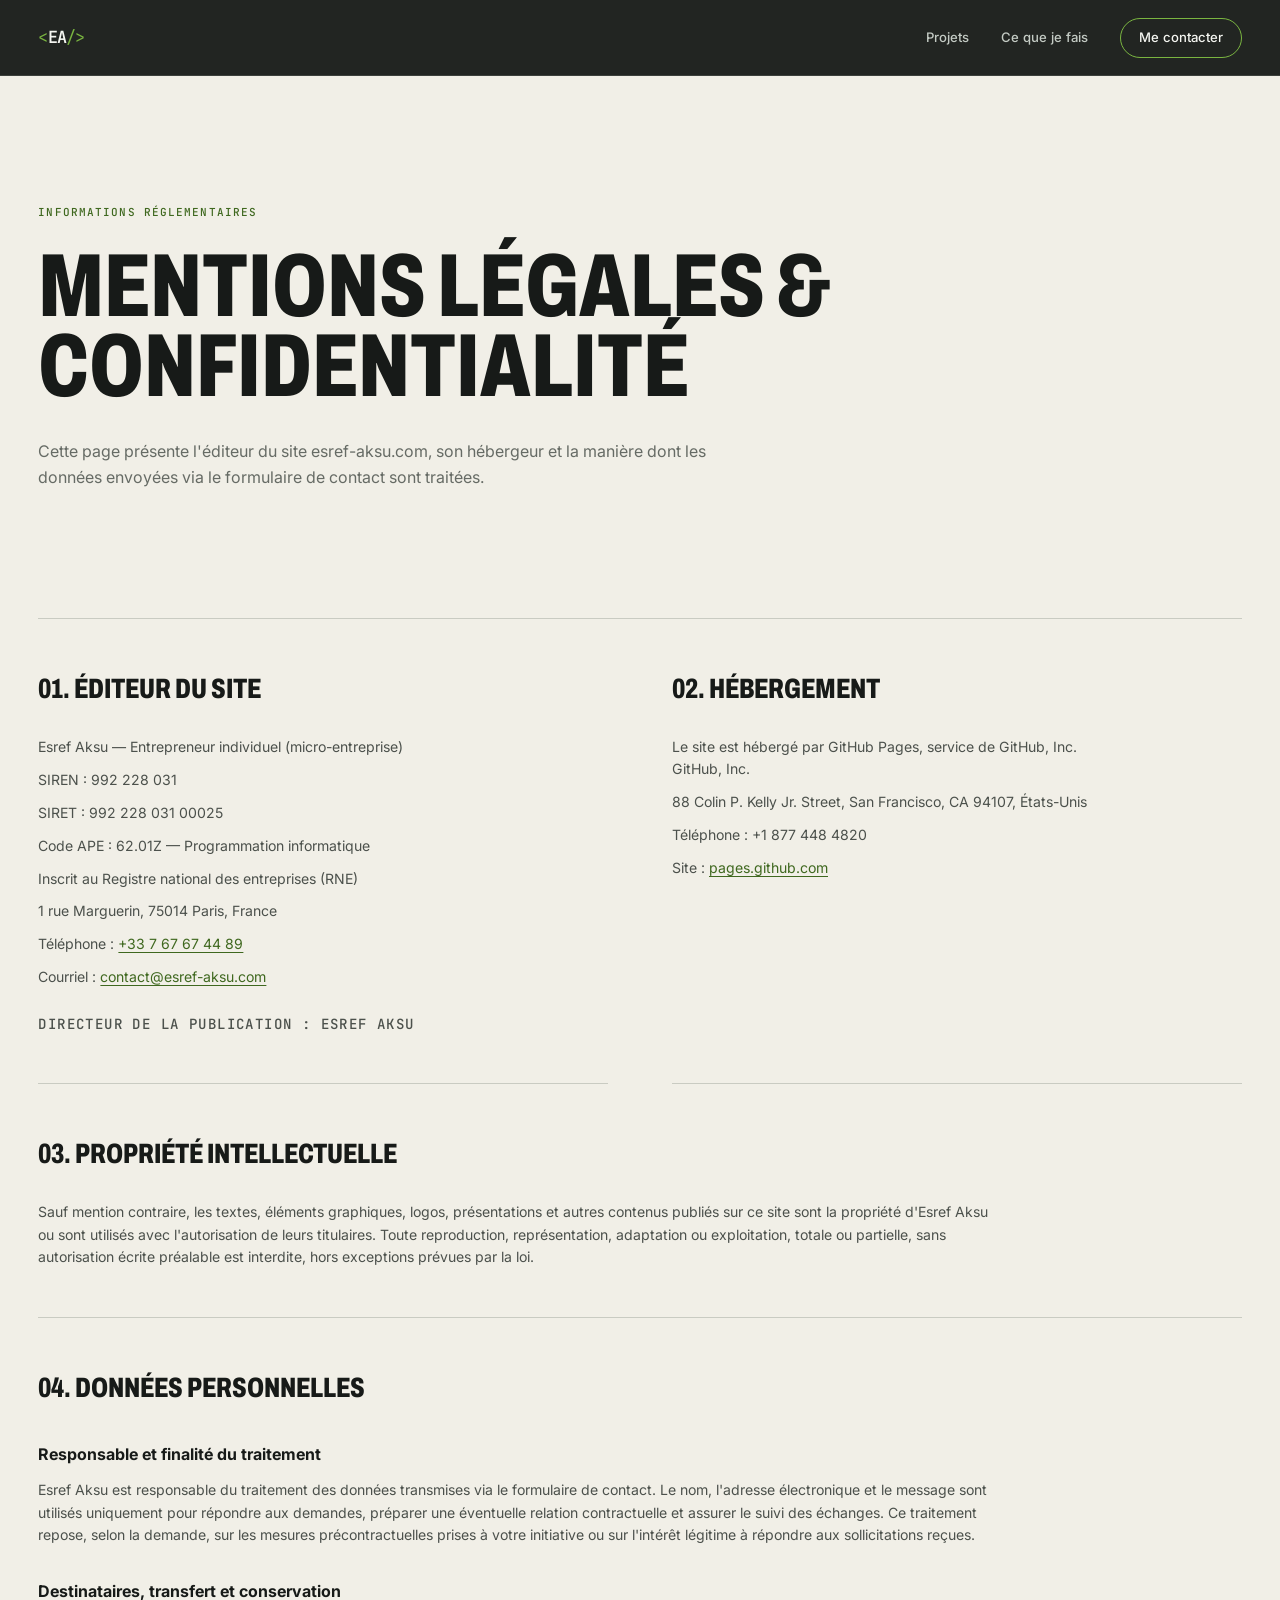
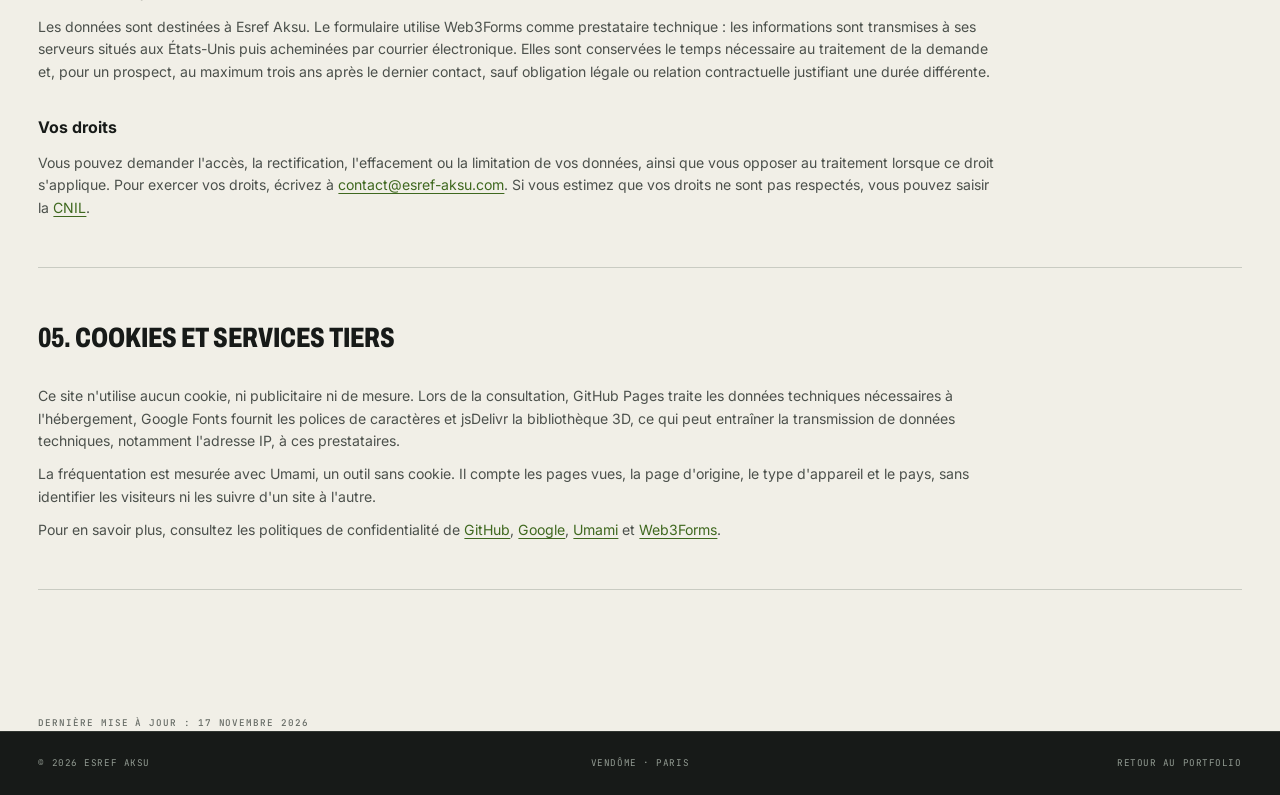
<file: mentions-legales.html>
<!doctype html>
<html lang="fr">
  <head>
    <meta charset="UTF-8" />
    <meta name="viewport" content="width=device-width, initial-scale=1.0" />
    <title>Mentions légales &amp; confidentialité — Esref Aksu</title>
    <meta
      name="description"
      content="Mentions légales et politique de confidentialité du site esref-aksu.com."
    />
    <meta name="robots" content="index, follow" />
    <link rel="canonical" href="https://esref-aksu.com/mentions-legales.html" />
    <link rel="icon" type="image/svg+xml" href="assets/favicon.svg" />
    <link rel="preconnect" href="https://fonts.googleapis.com" />
    <link rel="preconnect" href="https://fonts.gstatic.com" crossorigin />
    <link
      href="https://fonts.googleapis.com/css2?family=Archivo:wdth,wght@62..100,600..900&amp;family=Inter:wght@400;500;600;700&amp;family=JetBrains+Mono:wght@400;500;600&amp;display=swap"
      rel="stylesheet"
    />
    <link rel="stylesheet" href="styles.css" />
    <script defer src="https://cloud.umami.is/script.js" data-website-id="cc9a91f1-5fa1-43cc-85fe-d30d33c464ad"></script>
  </head>
  <body class="legal-page">
    <a class="skip-link" href="#main-content">Aller au contenu</a>
    <header class="site-header">
      <nav class="site-nav shell" aria-label="Navigation principale">
        <a class="brand" href="index.html" aria-label="Esref Aksu — Accueil">
          <span aria-hidden="true">&lt;</span>EA<span aria-hidden="true">/&gt;</span>
        </a>
        <button
          class="menu-toggle"
          type="button"
          aria-expanded="false"
          aria-controls="primary-navigation"
          aria-label="Ouvrir le menu"
        >
          <span></span>
          <span></span>
        </button>
        <ul class="nav-list" id="primary-navigation">
          <li><a class="nav-link" href="index.html#projets">Projets</a></li>
          <li><a class="nav-link" href="index.html#expertise">Ce que je fais</a></li>
          <li><a class="nav-link nav-contact" href="index.html#contact">Me contacter</a></li>
        </ul>
      </nav>
    </header>

    <main class="legal-main" id="main-content" tabindex="-1">
      <section>
        <div class="shell">
          <div class="legal-hero">
            <p class="legal-eyebrow">Informations réglementaires</p>
            <h1 class="legal-title">Mentions légales &amp; confidentialité</h1>
            <p class="legal-intro">
              Cette page présente l'éditeur du site esref-aksu.com, son
              hébergeur et la manière dont les données envoyées via le
              formulaire de contact sont traitées.
            </p>
          </div>

          <div class="legal-grid">
            <article class="legal-card">
              <h2>01. Éditeur du site</h2>
              <ul>
                <li>Esref Aksu — Entrepreneur individuel (micro-entreprise)</li>
                <li>SIREN : 992 228 031</li>
                <li>SIRET : 992 228 031 00025</li>
                <li>Code APE : 62.01Z — Programmation informatique</li>
                <li>Inscrit au Registre national des entreprises (RNE)</li>
                <li>1 rue Marguerin, 75014 Paris, France</li>
                <li>
                  Téléphone :
                  <a href="tel:+33767674489">+33 7 67 67 44 89</a>
                </li>
                <li>
                  Courriel :
                  <a href="mailto:contact@esref-aksu.com"
                    >contact@esref-aksu.com</a
                  >
                </li>
              </ul>
              <p class="legal-meta">
                Directeur de la publication : Esref Aksu
              </p>
            </article>

            <article class="legal-card">
              <h2>02. Hébergement</h2>
              <p>Le site est hébergé par GitHub Pages, service de GitHub, Inc.</p>
              <ul>
                <li>GitHub, Inc.</li>
                <li>
                  88 Colin P. Kelly Jr. Street, San Francisco, CA 94107,
                  États-Unis
                </li>
                <li>Téléphone : +1 877 448 4820</li>
                <li>
                  Site :
                  <a
                    href="https://pages.github.com/"
                    target="_blank"
                    rel="noopener noreferrer"
                    >pages.github.com</a
                  >
                </li>
              </ul>
            </article>

            <article class="legal-card legal-card--wide">
              <h2>03. Propriété intellectuelle</h2>
              <p>
                Sauf mention contraire, les textes, éléments graphiques, logos,
                présentations et autres contenus publiés sur ce site sont la
                propriété d'Esref Aksu ou sont utilisés avec l'autorisation de
                leurs titulaires. Toute reproduction, représentation,
                adaptation ou exploitation, totale ou partielle, sans
                autorisation écrite préalable est interdite, hors exceptions
                prévues par la loi.
              </p>
            </article>

            <article
              id="donnees-personnelles"
              class="legal-card legal-card--wide"
            >
              <h2>04. Données personnelles</h2>

              <h3>Responsable et finalité du traitement</h3>
              <p>
                Esref Aksu est responsable du traitement des données transmises
                via le formulaire de contact. Le nom, l'adresse électronique et
                le message sont utilisés uniquement pour répondre aux demandes,
                préparer une éventuelle relation contractuelle et assurer le
                suivi des échanges. Ce traitement repose, selon la demande, sur
                les mesures précontractuelles prises à votre initiative ou sur
                l'intérêt légitime à répondre aux sollicitations reçues.
              </p>

              <h3>Destinataires, transfert et conservation</h3>
              <p>
                Les données sont destinées à Esref Aksu. Le formulaire utilise
                Web3Forms comme prestataire technique : les informations sont
                transmises à ses serveurs situés aux États-Unis puis acheminées
                par courrier électronique. Elles sont conservées le temps
                nécessaire au traitement de la demande et, pour un prospect,
                au maximum trois ans après le dernier contact, sauf obligation
                légale ou relation contractuelle justifiant une durée
                différente.
              </p>

              <h3>Vos droits</h3>
              <p>
                Vous pouvez demander l'accès, la rectification, l'effacement ou
                la limitation de vos données, ainsi que vous opposer au
                traitement lorsque ce droit s'applique. Pour exercer vos droits,
                écrivez à
                <a href="mailto:contact@esref-aksu.com"
                  >contact@esref-aksu.com</a
                >. Si vous estimez que vos droits ne sont pas respectés, vous
                pouvez saisir la
                <a
                  href="https://www.cnil.fr/fr/plaintes"
                  target="_blank"
                  rel="noopener noreferrer"
                  >CNIL</a
                >.
              </p>
            </article>

            <article class="legal-card legal-card--wide">
              <h2>05. Cookies et services tiers</h2>
              <p>
                Ce site n'utilise aucun cookie, ni publicitaire ni de mesure.
                Lors de la consultation, GitHub Pages traite les données
                techniques nécessaires à l'hébergement, Google Fonts fournit
                les polices de caractères et jsDelivr la bibliothèque 3D,
                ce qui peut entraîner la transmission de données techniques,
                notamment l'adresse IP, à ces prestataires.
              </p>
              <p>
                La fréquentation est mesurée avec Umami, un outil sans cookie.
                Il compte les pages vues,
                la page d'origine, le type d'appareil et le pays, sans
                identifier les visiteurs ni les suivre d'un site à l'autre.
              </p>
              <p>
                Pour en savoir plus, consultez les politiques de confidentialité
                de
                <a
                  href="https://docs.github.com/fr/site-policy/privacy-policies/github-general-privacy-statement"
                  target="_blank"
                  rel="noopener noreferrer"
                  >GitHub</a
                >,
                <a
                  href="https://policies.google.com/privacy?hl=fr"
                  target="_blank"
                  rel="noopener noreferrer"
                  >Google</a
                >,
                <a
                  href="https://umami.is/privacy"
                  target="_blank"
                  rel="noopener noreferrer"
                  >Umami</a
                >
                et
                <a
                  href="https://web3forms.com/privacy"
                  target="_blank"
                  rel="noopener noreferrer"
                  >Web3Forms</a
                >.
              </p>
            </article>
          </div>

          <p class="legal-meta">
            Dernière mise à jour : 17 novembre 2026
          </p>
        </div>
      </section>
    </main>

    <footer class="site-footer">
      <div class="shell footer-row">
        <p>© 2026 Esref Aksu</p>
        <p>Vendôme · Paris</p>
        <a href="index.html">Retour au portfolio</a>
      </div>
    </footer>
    <script src="script.js"></script>
  </body>
</html>
</file>
<file: styles.css>
:root {
  --ink: #171a18;
  --ink-soft: #242824;
  --paper: #f1efe7;
  --paper-deep: #e7e4da;
  --white: #f5f6f1;
  --green: #7ab540;
  --green-dark: #3f681f;
  --muted: #666b65;
  --muted-dark: #9aa39a;
  --line: #c9cbc2;
  --line-dark: rgba(238, 243, 239, 0.2);
  --shell: 100%;
  --gutter: clamp(1.15rem, 3vw, 3rem);
  --section-space: clamp(5.5rem, 8vw, 8.5rem);
  --sans: "Inter", system-ui, -apple-system, BlinkMacSystemFont, "Segoe UI", sans-serif;
  --mono: "JetBrains Mono", "SFMono-Regular", Consolas, monospace;
  --display: "Archivo", var(--sans);
}

*,
*::before,
*::after {
  box-sizing: border-box;
}

html {
  /* rien ne doit provoquer de défilement horizontal */
  overflow-x: clip;
  scroll-behavior: smooth;
  scroll-padding-top: 5rem;
}

body {
  margin: 0;
  overflow-x: clip;
  background: var(--paper);
  color: var(--ink);
  font-family: var(--sans);
  font-size: 1rem;
  line-height: 1.6;
  text-rendering: optimizeLegibility;
  -webkit-font-smoothing: antialiased;
}

body.nav-open {
  overflow: hidden;
}

button,
input,
textarea {
  font: inherit;
}

button,
a {
  -webkit-tap-highlight-color: transparent;
}

a {
  color: inherit;
  text-decoration: none;
}

img {
  display: block;
  max-width: 100%;
}

p,
h1,
h2,
h3,
dl,
dd,
ol,
ul {
  margin: 0;
}

ul,
ol {
  padding: 0;
  list-style: none;
}

::selection {
  background: var(--green);
  color: var(--ink);
}

:focus-visible {
  outline: 2px solid var(--green);
  outline-offset: 4px;
}

.skip-link {
  position: fixed;
  top: 0.75rem;
  left: 0.75rem;
  z-index: 1000;
  padding: 0.7rem 1rem;
  background: var(--white);
  color: var(--ink);
  transform: translateY(-160%);
}

.skip-link:focus {
  transform: none;
}

.shell {
  width: min(100%, var(--shell));
  margin-inline: auto;
  padding-inline: var(--gutter);
}

.section {
  padding-block: var(--section-space);
  scroll-margin-top: 4.5rem;
}

.dark-section {
  background: var(--ink);
  color: var(--white);
}

.site-header {
  position: fixed;
  inset: 0 0 auto;
  z-index: 100;
  height: 4.75rem;
  border-bottom: 1px solid rgba(238, 243, 239, 0.13);
  background: rgba(23, 26, 24, 0.95);
  color: var(--white);
  transition: background-color 180ms ease;
}

.site-header.is-scrolled {
  background: rgba(23, 26, 24, 0.985);
}

.site-nav {
  display: flex;
  align-items: center;
  justify-content: space-between;
  height: 100%;
}

.brand {
  position: relative;
  z-index: 2;
  font-family: var(--mono);
  font-size: 1.05rem;
  font-weight: 600;
  letter-spacing: -0.05em;
}

.brand span {
  color: var(--green);
  font-weight: 400;
}

.nav-list {
  display: flex;
  align-items: center;
  gap: clamp(1.4rem, 2.5vw, 2.75rem);
}

.nav-link {
  display: inline-flex;
  align-items: center;
  min-height: 2.75rem;
  border-bottom: 1px solid transparent;
  color: #c4cbc4;
  font-size: 0.82rem;
  font-weight: 500;
}

.nav-link:hover,
.nav-link.is-active {
  border-bottom-color: var(--green);
  color: var(--white);
}

.nav-contact {
  color: var(--white);
}

@media (min-width: 801px) {
  .nav-contact {
    min-height: 2.5rem;
    padding: 0 1.1rem;
    border: 1px solid var(--green);
    border-radius: 999px;
    transition: background-color 180ms ease, color 180ms ease;
  }

  .nav-contact:hover,
  .nav-contact.is-active {
    border-color: var(--green);
    background: var(--green);
    color: #182012;
  }
}

/* compteur de projet (script.js, piloté par dot:active) : à côté de « Projets » sur ordi, avant le bouton menu sur mobile */
.header-count {
  display: inline-flex;
  align-items: center;
  gap: 0.35em;
  margin-left: auto;
  margin-right: clamp(1.4rem, 2.5vw, 2.75rem);
  color: var(--muted-dark);
  font-family: var(--mono);
  font-size: 0.72rem;
  letter-spacing: 0.04em;
  opacity: 0;
  visibility: hidden;
  transition: opacity 250ms ease, visibility 250ms;
}

.header-count.is-visible {
  opacity: 1;
  visibility: visible;
}

.header-roll {
  position: relative;
  display: inline-block;
  width: 2ch;
  height: 1.3em;
  overflow: hidden;
  color: var(--green);
}

.header-roll span {
  position: absolute;
  inset: 0;
  line-height: 1.3em;
  text-align: right;
}

.menu-toggle {
  display: none;
  position: relative;
  z-index: 2;
  width: 2.75rem;
  height: 2.75rem;
  padding: 0;
  border: 0;
  background: transparent;
  color: var(--white);
  cursor: pointer;
}

.menu-toggle span {
  position: absolute;
  left: 0.55rem;
  width: 1.65rem;
  height: 1px;
  background: currentColor;
  transition: transform 180ms ease, top 180ms ease;
}

.menu-toggle span:first-child {
  top: 1.05rem;
}

.menu-toggle span:last-child {
  top: 1.65rem;
}

/* Hero : nom + anneau 3D des projets */
.hero {
  position: relative;
  display: flex;
  flex-direction: column;
  justify-content: flex-end;
  min-height: 100svh;
  padding-top: 4.75rem;
  overflow: hidden;
  outline: none;
}

#hero-scene {
  position: absolute;
  inset: 0;
  width: 100%;
  height: 100%;
  cursor: grab;
  touch-action: pan-y;
  opacity: 0;
  transition: opacity 260ms ease;
}

.has-ring #hero-scene {
  opacity: 1;
}

.hero.is-dragging #hero-scene {
  cursor: grabbing;
}

/* Mise en page empilée (choisie par le script quand l'anneau ne tient pas à côté du texte) :
   place minimum réservée à l'anneau au-dessus du texte */
.hero.is-stacked::before {
  content: "";
  flex: 0 0 min(14rem, 24svh);
}

/* même chose avant le chargement du script, pour les écrans en portrait */
@media (max-aspect-ratio: 19 / 20) {
  .hero::before {
    content: "";
    flex: 0 0 min(14rem, 24svh);
  }
}

/* Image de remplacement de l'anneau : identique à la scène 3D, en CSS 3D */
.hero-poster {
  position: absolute;
  inset: 0;
  overflow: hidden;
  pointer-events: none;
  background: var(--ink);
}

.poster-floor {
  position: absolute;
  inset: 0;
  width: 100%;
  height: 100%;
}

.poster-panel {
  position: absolute;
  top: 0;
  left: 0;
  width: 320px;
  height: 200px;
  overflow: hidden;
  border-radius: var(--radius, 2.8% / 4.5%);
  background: #2a2f2a;
  transform-origin: 0 0;
  backface-visibility: visible;
}

.poster-panel img {
  width: 100%;
  height: 100%;
  object-fit: cover;
  object-position: center top;
}

.poster-panel.is-back {
  background: #232823;
}

.poster-panel.is-back img {
  display: none;
}

.poster-panel.is-front {
  box-shadow: inset 0 0 0 var(--edge, 1px) rgba(122, 181, 64, 0.9);
}

.poster-fog {
  position: absolute;
  inset: 0;
}

.has-ring .hero-poster {
  display: none;
}

/* Anneau fixe : seulement sans 3D (navigateur sans WebGL, ou 3D pas chargée) */
.hero-poster {
  opacity: 0;
  transition: opacity 600ms ease;
}

.hero-poster.is-shown {
  opacity: 1;
}

/* Pendant le chargement : un point vert pulse là où l'anneau va jaillir */
.hero-loader {
  position: absolute;
  top: 0;
  left: 0;
  width: 0;
  height: 0;
  pointer-events: none;
  transition: opacity 300ms ease;
}

.hero-loader::before,
.hero-loader::after {
  content: "";
  position: absolute;
  left: -5px;
  top: -5px;
  width: 10px;
  height: 10px;
  border-radius: 50%;
  background: var(--green);
}

.hero-loader::after {
  animation: loader-pulse 1.4s ease-out infinite;
}

@keyframes loader-pulse {
  from { transform: scale(1); opacity: 0.6; }
  to { transform: scale(4); opacity: 0; }
}

.has-ring .hero-loader,
.hero-poster.is-shown ~ .hero-loader {
  opacity: 0;
}

@media (prefers-reduced-motion: no-preference) {
  .js .hero-tag,
  .js .hero h1,
  .js .hero-line,
  .js .hero-bar {
    animation: hero-in 900ms cubic-bezier(0.22, 1, 0.36, 1) both;
  }

  .js .hero h1 { animation-delay: 80ms; }
  .js .hero-line { animation-delay: 180ms; }
  .js .hero-bar { animation-delay: 300ms; }
}

@keyframes hero-in {
  from { opacity: 0; transform: translateY(1.25rem); }
  to { opacity: 1; transform: none; }
}

.hero-inner {
  position: relative;
  z-index: 1;
  width: 100%;
  margin-inline: 0;
  pointer-events: none;
}

.hero-tag {
  color: var(--green);
  font-family: var(--mono);
  font-size: 0.75rem;
  letter-spacing: 0.04em;
}

.hero h1 {
  margin-top: 1rem;
  margin-left: -0.06em;
  color: var(--white);
  font-family: var(--display);
  font-stretch: 72%;
  font-size: clamp(5rem, 13vw, 12rem);
  font-weight: 800;
  letter-spacing: -0.01em;
  line-height: 0.84;
  text-transform: uppercase;
}

.hero-line {
  max-width: 24rem;
  margin-top: 1.75rem;
  color: #bdc5bd;
  font-size: clamp(1rem, 1.3vw, 1.15rem);
}

.hero-bar {
  position: relative;
  z-index: 1;
  display: flex;
  align-items: flex-end;
  justify-content: space-between;
  gap: 2rem;
  width: 100%;
  margin-inline: 0;
  margin-top: clamp(2.5rem, 6vh, 4.5rem);
  padding-bottom: clamp(1.5rem, 4vh, 2.5rem);
}

.hero-current {
  display: flex;
  align-items: center;
  gap: 1.1rem;
  min-width: min(100%, 22rem);
  padding: 0.9rem 0;
  border-top: 1px solid var(--line-dark);
  color: var(--white);
}

.hero-current-n {
  color: var(--green);
  font-family: var(--mono);
  font-size: 0.75rem;
}

.hero-current-text {
  display: flex;
  flex-direction: column;
  flex: 1;
  line-height: 1.3;
}

.hero-current-text strong {
  font-family: var(--display);
  font-stretch: 72%;
  font-size: 1.5rem;
  font-weight: 800;
  letter-spacing: 0;
  text-transform: uppercase;
}

.hero-current-text small {
  color: var(--muted-dark);
  font-size: 0.78rem;
}

.hero-current-arrow {
  color: var(--green);
  transition: transform 200ms ease;
}

.hero-current:hover .hero-current-arrow {
  transform: translateY(0.25rem);
}

.hero-current.is-swapping .hero-current-text {
  animation: swap-in 450ms cubic-bezier(0.22, 1, 0.36, 1);
}

@keyframes swap-in {
  from { opacity: 0; transform: translateY(0.4rem); }
  to { opacity: 1; transform: none; }
}

.hero-hint {
  color: #6f786f;
  font-family: var(--mono);
  font-size: 0.68rem;
}

html:not(.has-scene) .hero-hint {
  display: none;
}

.project-kicker,
.project-meta span,
.legal-eyebrow,
.legal-meta {
  font-family: var(--mono);
  font-size: 0.69rem;
  font-weight: 500;
  letter-spacing: 0.1em;
  text-transform: uppercase;
}

.text-link {
  display: inline-flex;
  align-items: center;
  justify-content: space-between;
  gap: 1.25rem;
  width: fit-content;
  min-height: 2.75rem;
  border-bottom: 1px solid currentColor;
  font-size: 0.85rem;
  font-weight: 600;
  transition: color 160ms ease, gap 160ms ease;
}

.text-link span {
  color: var(--green-dark);
}

.text-link:hover {
  color: var(--green-dark);
}

.text-link--light {
  color: var(--white);
}

.text-link--light span {
  color: var(--green);
}

.text-link--light:hover {
  color: var(--green);
}

.text-link--muted {
  border-bottom-color: transparent;
  color: #929b92;
  font-weight: 400;
}

.section-heading {
  display: block;
  padding-bottom: clamp(2.75rem, 4vw, 4rem);
  border-bottom: 1px solid var(--line);
}

.section-heading h2 {
  max-width: 20ch;
  font-family: var(--display);
  font-stretch: 72%;
  font-size: clamp(3.4rem, 7vw, 6.5rem);
  font-weight: 800;
  letter-spacing: -0.01em;
  line-height: 0.9;
  text-transform: uppercase;
}

.section-heading--count {
  display: flex;
  align-items: flex-end;
  justify-content: space-between;
  gap: 2rem;
}

.section-count {
  color: var(--green-dark);
  font-family: var(--mono);
  font-size: clamp(1rem, 1.6vw, 1.4rem);
}

.section-heading > p:last-child {
  max-width: 43rem;
  margin-top: 1.5rem;
  color: var(--muted);
  font-size: 1rem;
}

.project {
  display: grid;
  grid-template-columns: minmax(0, 1.4fr) minmax(18rem, 0.6fr);
  gap: clamp(2.5rem, 6vw, 7rem);
  align-items: stretch;
  padding-block: clamp(5rem, 9vw, 8rem);
  border-bottom: 1px solid var(--line);
}

.project--left {
  grid-template-columns: minmax(18rem, 0.6fr) minmax(0, 1.4fr);
}

.project--left .project-media {
  order: 2;
}

.project-media {
  position: relative;
  min-height: 29rem;
  overflow: hidden;
  background: #d8ddd2;
}

.project-media::after {
  content: "Voir le site";
  position: absolute;
  right: 1rem;
  bottom: 1rem;
  padding: 0.55rem 1rem;
  border-radius: 999px;
  background: var(--ink);
  color: var(--white);
  font-size: 0.8rem;
  font-weight: 600;
  opacity: 0;
  transform: translateY(0.5rem);
  transition: opacity 200ms ease, transform 220ms ease;
}

.project-media:hover::after,
.project-media:focus-visible::after {
  opacity: 1;
  transform: none;
}

.project-media img {
  width: 100%;
  height: 100%;
  object-fit: cover;
  object-position: top center;
  transition: transform 500ms cubic-bezier(0.22, 1, 0.36, 1);
}

.project-media--deckburn {
  background: #080e10;
}

.project-media--deckburn img {
  object-fit: contain;
}

.project-media:hover img {
  transform: scale(1.02);
}

.project-copy {
  display: flex;
  flex-direction: column;
  justify-content: flex-end;
}

.project-kicker {
  color: var(--muted);
  word-spacing: 0.2em; /* laisse la place au cercle que le fil trace autour du numéro (dot.js) */
}

.project h3 {
  margin-top: 0.95rem;
  font-family: var(--display);
  font-stretch: 72%;
  font-size: clamp(2.5rem, 4.2vw, 4.2rem);
  font-weight: 800;
  letter-spacing: -0.01em;
  line-height: 0.92;
  text-transform: uppercase;
}

.project-description {
  margin-top: 1.55rem;
  color: #484d48;
  font-size: 0.96rem;
}

.project-meta {
  margin-top: 2.4rem;
  padding-block: 1.1rem;
  border-block: 1px solid var(--line);
}

.project-meta p {
  display: grid;
  grid-template-columns: 4rem 1fr;
  gap: 0.75rem;
  color: #4d524d;
  font-size: 0.74rem;
}

.project-meta p + p {
  margin-top: 0.65rem;
}

.project-meta span {
  color: var(--muted);
  font-size: 0.58rem;
}

.project-copy > .text-link {
  margin-top: 1.5rem;
}

/* Progi-Média : schéma des flux à la place d'une capture */
.project--diagram {
  grid-template-columns: minmax(0, 1fr) minmax(0, 1.15fr);
}

.project-media--diagram {
  min-height: 0;
  aspect-ratio: 16 / 11;
  align-self: center;
  display: grid;
  place-items: center;
  padding: clamp(1rem, 2.5vw, 2rem);
  background: var(--ink);
  cursor: default;
}

.progi-canvas {
  position: absolute;
  inset: 0;
  width: 100%;
  height: 100%;
}

.project-media--diagram.has-scene {
  padding: 0;
  overflow: visible;
  background: var(--paper);
}

.project-media--diagram.has-scene .diagram {
  display: none !important;
}

.project-media--diagram::after {
  display: none;
}

.diagram {
  width: 100%;
  height: auto;
  font-family: var(--sans);
}

.diagram--tall {
  display: none;
}

.diagram text {
  fill: #e6eae6;
  font-size: 23px;
  font-weight: 500;
  text-anchor: middle;
  dominant-baseline: central;
}

.diagram .col {
  fill: var(--green);
  font-family: var(--mono);
  font-size: 18px;
  letter-spacing: 0.04em;
}

.diagram .foot {
  fill: #7f887f;
  font-family: var(--mono);
  font-size: 14px;
  text-anchor: start;
}

.diagram .node rect {
  fill: #222722;
  stroke: #3a413b;
  stroke-width: 1.5;
}

.diagram .hub rect {
  fill: #2a3a1f;
  stroke: var(--green);
  stroke-width: 2;
}

.diagram .hub text {
  fill: var(--white);
  font-family: var(--display);
  font-stretch: 72%;
  font-size: 25px;
  font-weight: 800;
  text-transform: uppercase;
}

.diagram .hub .sub {
  fill: #b7d99a;
  font-family: var(--mono);
  font-size: 14px;
  font-weight: 400;
  text-transform: none;
}

.diagram path {
  fill: none;
}

.diagram .links path {
  stroke: #3a413b;
  stroke-width: 2;
}

.diagram .flow path {
  stroke: var(--green);
  stroke-width: 3;
  stroke-linecap: round;
  stroke-dasharray: 2 26;
  animation: flow 1.6s linear infinite;
}

@keyframes flow {
  to { stroke-dashoffset: -28; }
}

.work-before {
  display: flex;
  gap: 1.5rem;
  max-width: 52rem;
  margin-top: clamp(3rem, 6vw, 5rem);
  color: var(--muted);
  font-size: 0.88rem;
}

.work-before span {
  flex: none;
  color: var(--green-dark);
  font-family: var(--mono);
  font-size: 0.7rem;
  line-height: 1.9;
}

/* Ce que je fais */
.expertise {
  background: var(--paper-deep);
}

.service-grid {
  display: grid;
  grid-template-columns: repeat(2, minmax(0, 1fr));
  gap: 1px;
  margin-top: clamp(2.5rem, 5vw, 4rem);
  background: var(--line);
  border: 1px solid var(--line);
}

.service-grid li {
  display: flex;
  flex-direction: column;
  padding: clamp(1.75rem, 3.5vw, 3rem);
  background: var(--paper-deep);
}

.service-grid h3 {
  font-family: var(--display);
  font-stretch: 72%;
  font-size: clamp(1.9rem, 3vw, 2.75rem);
  font-weight: 800;
  line-height: 1;
  text-transform: uppercase;
}

.service-grid p {
  flex: 1;
  max-width: 30rem;
  margin-top: 1rem;
  color: #3f443f;
  font-size: clamp(1rem, 1.2vw, 1.1rem);
  line-height: 1.6;
}

.service-grid .service-price {
  flex: none;
  margin-top: 1.25rem;
  color: #3f443f;
  font-size: 0.92rem;
}

.service-grid .service-price strong {
  color: var(--ink);
  font-weight: 700;
}

.service-note {
  max-width: 52rem;
  margin-top: 2rem;
  color: var(--muted);
  font-size: 0.92rem;
}

.service-note strong {
  color: var(--ink);
}

.service-grid small {
  margin-top: 1.75rem;
  padding-top: 1rem;
  border-top: 1px solid var(--line);
  color: var(--green-dark);
  font-family: var(--mono);
  font-size: 0.72rem;
}

/* Contact */
.contact {
  padding-block: var(--section-space);
  scroll-margin-top: 4.5rem;
}

.contact-layout {
  display: grid;
  grid-template-columns: minmax(0, 1fr) minmax(0, 1fr);
  gap: clamp(2.5rem, 5vw, 4.5rem) clamp(3rem, 7vw, 7rem);
  align-items: stretch;
}

.contact-head {
  grid-column: 1 / -1;
  display: grid;
  grid-template-columns: minmax(0, 1.5fr) minmax(0, 1fr);
  gap: 1.5rem clamp(3rem, 7vw, 7rem);
  align-items: end;
}

.contact-clock {
  display: flex;
  flex-wrap: wrap;
  align-items: center;
  gap: 0.6rem;
  color: var(--muted-dark);
  font-family: var(--mono);
  font-size: 0.75rem;
}

.contact-dot {
  width: 0.5rem;
  height: 0.5rem;
  border-radius: 50%;
  background: var(--green);
  box-shadow: 0 0 0 0 rgba(122, 181, 64, 0.6);
  animation: pulse 2.4s ease-out infinite;
}

.contact-clock.is-night .contact-dot {
  background: #8a93a8;
  animation: none;
}

/* le point vert vient de s'y fondre : petite absorption, puis un pulse plus marqué */
.contact-clock.is-fed .contact-dot {
  animation: contact-absorb 600ms cubic-bezier(0.3, 1.5, 0.5, 1), pulse-strong 2.4s ease-out 600ms infinite;
}

.contact-clock.is-night.is-fed .contact-dot {
  animation: contact-absorb 600ms cubic-bezier(0.3, 1.5, 0.5, 1);
}

.contact-clock.is-night::after {
  content: "· je dors sûrement, je réponds demain";
}

@keyframes pulse {
  70% { box-shadow: 0 0 0 0.6rem rgba(122, 181, 64, 0); }
  100% { box-shadow: 0 0 0 0 rgba(122, 181, 64, 0); }
}

@keyframes pulse-strong {
  0% { box-shadow: 0 0 0 0 rgba(122, 181, 64, 0.85); }
  70% { box-shadow: 0 0 0 0.9rem rgba(122, 181, 64, 0); }
  100% { box-shadow: 0 0 0 0 rgba(122, 181, 64, 0); }
}

@keyframes contact-absorb {
  from { transform: scale(1.8); }
  to { transform: scale(1); }
}

.contact h2 {
  margin-top: 1.25rem;
  color: var(--white);
  font-family: var(--display);
  font-stretch: 72%;
  font-size: clamp(3.6rem, 7vw, 6.5rem);
  font-weight: 800;
  line-height: 0.88;
  text-transform: uppercase;
}

.contact-intro {
  max-width: 28rem;
  color: #c4cbc4;
  font-size: 1.05rem;
  line-height: 1.65;
}

.contact-links {
  display: flex;
  flex-direction: column;
  border-top: 1px solid var(--line-dark);
}

/* les lignes s'étirent pour finir au niveau du formulaire */
.contact-links li {
  display: flex;
  flex: 1;
  border-bottom: 1px solid var(--line-dark);
}

.contact-links a {
  flex: 1;
  display: grid;
  grid-template-columns: 6.5rem minmax(0, 1fr) auto;
  gap: 1rem;
  align-items: center;
  padding: 1.1rem 0;
  color: var(--white);
  transition: color 160ms ease, padding 200ms ease;
}

.contact-links-label {
  color: var(--muted-dark);
  font-family: var(--mono);
  font-size: 0.72rem;
}

.contact-links-value {
  overflow-wrap: anywhere;
  font-size: clamp(1.05rem, 1.6vw, 1.3rem);
  font-weight: 500;
}

.contact-links-action {
  padding: 0.4rem 0.9rem;
  border: 1px solid #3f4740;
  border-radius: 999px;
  color: #d6dcd6;
  font-size: 0.8rem;
  font-weight: 600;
  transition: background-color 180ms ease, border-color 180ms ease, color 180ms ease;
}

.contact-links a:hover,
.contact-links a:focus-visible {
  color: var(--green);
}

.contact-links a:hover .contact-links-action,
.contact-links a:focus-visible .contact-links-action {
  border-color: var(--green);
  background: var(--green);
  color: #182012;
}

.contact-form {
  display: grid;
  grid-template-columns: repeat(2, minmax(0, 1fr));
  gap: 1.25rem;
  padding: clamp(1.5rem, 3vw, 2.5rem);
  border: 1px solid var(--line-dark);
  border-radius: 0.75rem;
  background: #1f2420;
}

.contact-form-title {
  grid-column: 1 / -1;
  color: var(--white);
  font-family: var(--display);
  font-stretch: 72%;
  font-size: 1.6rem;
  font-weight: 800;
  text-transform: uppercase;
}

.form-result {
  grid-column: 1 / -1;
  display: none;
  padding: 0.9rem 1rem;
  border: 1px solid var(--line-dark);
  border-radius: 0.5rem;
  color: var(--white);
  font-size: 0.9rem;
}

.form-result:not(:empty) {
  display: block;
}

.form-result.is-success {
  border-color: rgba(122, 181, 64, 0.55);
  color: #bfe492;
}

.form-result.is-error {
  border-color: rgba(214, 102, 88, 0.6);
  color: #f0a69d;
}

.field {
  display: flex;
  flex-direction: column;
}

.field--wide {
  grid-column: 1 / -1;
}

.field label {
  margin-bottom: 0.5rem;
  color: #c4cbc4;
  font-size: 0.88rem;
  font-weight: 500;
}

.field input,
.field textarea {
  width: 100%;
  padding: 0.8rem 0.9rem;
  border: 1px solid #3a413b;
  border-radius: 0.5rem;
  background: var(--ink);
  color: var(--white);
  font-size: 1rem;
  outline: 0;
  resize: vertical;
  transition: border-color 160ms ease;
}

.field textarea::placeholder {
  color: #687168;
}

.field input:focus,
.field textarea:focus {
  border-color: var(--green);
}

.field input:user-invalid,
.field textarea:user-invalid {
  border-color: #d66658;
}

.form-foot {
  display: flex;
  flex-direction: column;
  gap: 1rem;
  margin-top: 0.25rem;
}

.form-foot > p {
  color: #8c958c;
  font-size: 0.78rem;
}

.form-foot > p a {
  color: #aab2aa;
  text-decoration: underline;
  text-underline-offset: 0.2em;
}

.submit-button {
  display: inline-flex;
  align-items: center;
  justify-content: center;
  gap: 2rem;
  width: 100%;
  min-height: 3.5rem;
  padding: 0.85rem 1.25rem;
  border: 1px solid var(--green);
  border-radius: 0.5rem;
  background: var(--green);
  color: #182012;
  font-size: 0.95rem;
  font-weight: 700;
  cursor: pointer;
  transition: background-color 160ms ease, color 160ms ease;
}

.submit-button:hover {
  background: transparent;
  color: var(--green);
}

.submit-button:disabled {
  cursor: wait;
  opacity: 0.55;
}

.site-footer {
  border-top: 1px solid #303530;
  background: var(--ink);
  color: #929b92;
}

.footer-row {
  display: grid;
  grid-template-columns: repeat(3, 1fr);
  gap: 2rem;
  padding-block: 1.5rem;
  font-family: var(--mono);
  font-size: 0.58rem;
  letter-spacing: 0.06em;
  text-transform: uppercase;
}

.footer-row p:nth-child(2) {
  text-align: center;
}

.footer-row a {
  text-align: right;
}

.footer-row a:hover {
  color: var(--green);
}

.js [data-reveal] {
  opacity: 0;
  transform: translateY(1.15rem);
  transition: opacity 600ms ease, transform 600ms cubic-bezier(0.22, 1, 0.36, 1);
}

.js [data-reveal].is-visible {
  opacity: 1;
  transform: none;
}

/* Mentions légales */
.legal-page {
  background: var(--paper);
}

.legal-main {
  padding-top: 4.75rem;
}

.legal-hero {
  padding-block: clamp(5rem, 10vw, 9rem);
  border-bottom: 1px solid var(--line);
}

.legal-eyebrow {
  color: var(--green-dark);
}

.legal-title {
  max-width: 24ch;
  margin-top: 1.5rem;
  font-family: var(--display);
  font-stretch: 72%;
  font-size: clamp(3rem, 7vw, 6.5rem);
  font-weight: 800;
  line-height: 0.9;
  text-transform: uppercase;
}

.legal-intro {
  max-width: 45rem;
  margin-top: 2rem;
  color: var(--muted);
}

.legal-grid {
  display: grid;
  grid-template-columns: repeat(2, minmax(0, 1fr));
  gap: 0 4rem;
  padding-bottom: var(--section-space);
}

.legal-card {
  padding-block: 3rem;
  border-bottom: 1px solid var(--line);
}

.legal-card--wide {
  grid-column: 1 / -1;
}

.legal-card h2 {
  margin-bottom: 1.5rem;
  font-family: var(--display);
  font-stretch: 72%;
  font-size: 1.75rem;
  font-weight: 800;
  text-transform: uppercase;
}

.legal-card h3 {
  margin: 2rem 0 0.7rem;
  font-size: 1rem;
}

.legal-card p,
.legal-card li {
  max-width: 60rem;
  color: #4c514c;
  font-size: 0.88rem;
}

.legal-card p + p,
.legal-card li + li {
  margin-top: 0.65rem;
}

.legal-card a {
  color: var(--green-dark);
  text-decoration: underline;
  text-underline-offset: 0.2em;
}

.legal-meta {
  margin-top: 1.5rem;
  color: var(--muted);
  font-size: 0.58rem;
}

@media (max-width: 1080px) {

  .section-heading {
    grid-template-columns: minmax(0, 1.4fr) minmax(17rem, 0.6fr);
  }

  .section-heading > p:last-child {
    max-width: 36rem;
  }

  .project,
.project--left {
    grid-template-columns: minmax(0, 1.25fr) minmax(16rem, 0.75fr);
    gap: 3.5rem;
  }

  .project--left {
    grid-template-columns: minmax(16rem, 0.75fr) minmax(0, 1.25fr);
  }

  .project--diagram {
    grid-template-columns: minmax(0, 1fr) minmax(0, 1fr);
  }

  .project-media {
    min-height: 24rem;
  }
}

@media (max-width: 800px) {
  :root {
    --section-space: 6rem;
  }

  .menu-toggle {
    display: block;
  }

  .header-count {
    margin-right: 0.25rem;
  }

  .menu-toggle[aria-expanded="true"] span:first-child {
    top: 1.35rem;
    transform: rotate(45deg);
  }

  .menu-toggle[aria-expanded="true"] span:last-child {
    top: 1.35rem;
    transform: rotate(-45deg);
  }

  .nav-list {
    position: fixed;
    inset: 4.75rem 0 0;
    display: flex;
    flex-direction: column;
    align-items: stretch;
    gap: 0;
    padding: 2.5rem var(--gutter);
    background: var(--ink);
    visibility: hidden;
    opacity: 0;
    transform: translateY(-0.75rem);
    transition: visibility 180ms, opacity 180ms ease, transform 180ms ease;
  }

  .nav-list.is-open {
    visibility: visible;
    opacity: 1;
    transform: none;
  }

  .nav-list li {
    border-bottom: 1px solid var(--line-dark);
  }

  .nav-link {
    justify-content: space-between;
    min-height: 4.75rem;
    border: 0;
    color: var(--white);
    font-size: 1.35rem;
    letter-spacing: -0.03em;
  }

  .nav-link.is-active {
    color: var(--green);
  }

  .section-heading {
    grid-template-columns: 1fr;
    gap: 1.75rem;
  }

  .section-heading > p:last-child {
    grid-column: auto;
  }

  .project,
.project--left {
    grid-template-columns: 1fr;
    gap: 2.75rem;
  }

  .project--left .project-media {
    order: 0;
  }

  .project-media {
    min-height: 0;
    aspect-ratio: 16 / 10;
  }

  .contact-layout,
  .contact-head {
    grid-template-columns: 1fr;
  }

  .project-media--diagram {
    aspect-ratio: 4 / 5;
  }

  .diagram--wide {
    display: none;
  }

  .diagram--tall {
    display: block;
    max-width: 26rem;
  }

  .diagram text {
    font-size: 22px;
  }

  .project--diagram {
    grid-template-columns: 1fr;
  }


  .service-grid {
    grid-template-columns: 1fr;
  }

  .legal-grid {
    grid-template-columns: 1fr;
    gap: 0;
  }

  .legal-card--wide {
    grid-column: auto;
  }
}

@media (max-width: 800px) {
  .hero {
    min-height: 100svh;
  }



  .hero-bar {
    flex-direction: column;
    align-items: stretch;
    gap: 0.75rem;
  }
}

@media (max-width: 520px) {
  .hero {
    padding-top: 4.25rem;
  }

  .hero h1 {
    font-size: min(28vw, 8rem, 14svh);
  }

  .hero-line {
    margin-top: 1.25rem;
  }

  :root {
    --gutter: 1.15rem;
    --section-space: 4.75rem;
  }

  .site-header {
    height: 4.25rem;
  }

  .nav-list {
    inset-block-start: 4.25rem;
  }

  .section-heading h2 {
    font-size: clamp(2.45rem, 12vw, 3.5rem);
  }

  .project {
    padding-block: 4rem;
  }

  .project h3 {
    font-size: 2.35rem;
  }

  .project-media::after {
    display: none;
  }

  .project-meta p {
    grid-template-columns: 3.5rem 1fr;
  }

  .contact-form {
    grid-template-columns: 1fr;
  }

  .field--wide,
  .form-result,
  .contact-form-title {
    grid-column: 1;
  }


  .work-before {
    flex-direction: column;
    gap: 0.4rem;
  }

  .contact-links a {
    grid-template-columns: minmax(0, 1fr) auto;
    grid-template-areas: "label action" "value action";
    gap: 0.15rem 0.75rem;
  }

  .contact-links-label { grid-area: label; }
  .contact-links-value { grid-area: value; }
  .contact-links-action { grid-area: action; }

  .contact-links-action {
    padding: 0.35rem 0.7rem;
    font-size: 0.72rem;
  }

  .contact h2 {
    font-size: min(3.6rem, 16vw);
  }

  .footer-row {
    grid-template-columns: 1fr auto;
    gap: 0.5rem 1rem;
  }

  .footer-row p:nth-child(2) {
    display: none;
  }

  .legal-main {
    padding-top: 4.25rem;
  }

  .legal-title {
    font-size: clamp(2.7rem, 13vw, 4rem);
  }
}

/* Téléphones peu hauts (iPhone SE,
mini…) : tout le hero tient dans l'écran */
@media (max-width: 800px) and (max-height: 760px) {
  .hero-tag {
    font-size: 0.68rem;
  }

  .hero h1 {
    margin-top: 0.6rem;
  }

  .hero-line {
    margin-top: 0.9rem;
    font-size: 0.92rem;
  }

  .hero-bar {
    margin-top: 1.25rem;
    padding-bottom: 1rem;
  }

  .hero-current {
    padding: 0.6rem 0;
  }

  .hero-hint {
    display: none;
  }
}

@media (prefers-reduced-motion: reduce) {
  .diagram .flow path {
    animation: none;
  }

  html {
    scroll-behavior: auto;
  }

  *,
*::before,
*::after {
    scroll-behavior: auto !important;
    transition-duration: 0.01ms !important;
    animation-duration: 0.01ms !important;
    animation-iteration-count: 1 !important;
  }

  .js [data-reveal] {
    opacity: 1;
    transform: none;
  }
}

/* Le point vert qui accompagne la lecture (dot.js) : né du sol du hero, il se pose à côté du projet en cours */
.scroll-dot {
  --dot: 13px;
  position: fixed;
  top: 0;
  left: 0;
  z-index: 95;
  width: 0;
  height: 0;
  visibility: hidden;
  pointer-events: none;
  will-change: transform;
}

.scroll-dot.is-on {
  visibility: visible;
}

.nav-open .scroll-dot {
  visibility: hidden;
}

/* fondu dans le voyant de l'horloge du contact */
.scroll-dot {
  transition: opacity 180ms ease;
}

.scroll-dot.is-fed {
  opacity: 0;
}

.scroll-dot b {
  position: absolute;
  top: calc(var(--dot) / -2);
  left: calc(var(--dot) / -2);
  display: block;
  width: var(--dot);
  height: var(--dot);
}

.scroll-dot s {
  display: block;
  width: 100%;
  height: 100%;
}

.scroll-dot.is-born s {
  animation: scroll-dot-pop 650ms cubic-bezier(0.3, 1.6, 0.5, 1);
}

.scroll-dot i {
  position: relative;
  display: block;
  width: 100%;
  height: 100%;
  border-radius: 50%;
  background: var(--green);
  box-shadow: 0 0 0 3px rgba(122, 181, 64, 0.16);
  animation: scroll-dot-breathe 3.2s ease-in-out 1.5s infinite;
}

.scroll-dot i::after {
  content: "";
  position: absolute;
  inset: 0;
  border: 1.5px solid var(--green);
  border-radius: 50%;
  opacity: 0;
}

.scroll-dot.is-landing i::after,
.scroll-dot.is-born i::after {
  animation: scroll-dot-ring 750ms cubic-bezier(0.2, 0.7, 0.3, 1);
}

@keyframes scroll-dot-pop {
  from {
    transform: scale(1.6);
  }
  to {
    transform: scale(1);
  }
}

@keyframes scroll-dot-breathe {
  0%,
  100% {
    transform: scale(1);
  }
  50% {
    transform: scale(1.12);
  }
}

@keyframes scroll-dot-ring {
  from {
    opacity: 0.7;
    transform: scale(1);
  }
  to {
    opacity: 0;
    transform: scale(3);
  }
}

@media print {
  .scroll-dot {
    display: none;
  }
}

/* Le fil vert tracé par le point (dot.js) : dans la page, sous le header, sous le point */
.scroll-thread {
  position: absolute;
  top: 0;
  left: 0;
  z-index: 90;
  pointer-events: none;
  visibility: hidden;
}

.scroll-thread.is-on {
  visibility: visible;
}

.nav-open .scroll-thread {
  visibility: hidden;
}

.scroll-thread path {
  fill: none;
  stroke: var(--green);
  stroke-width: 1.5;
  stroke-linecap: round;
  stroke-linejoin: round;
  opacity: 0.6;
}

@media print {
  .scroll-thread {
    display: none;
  }
}
</file>
